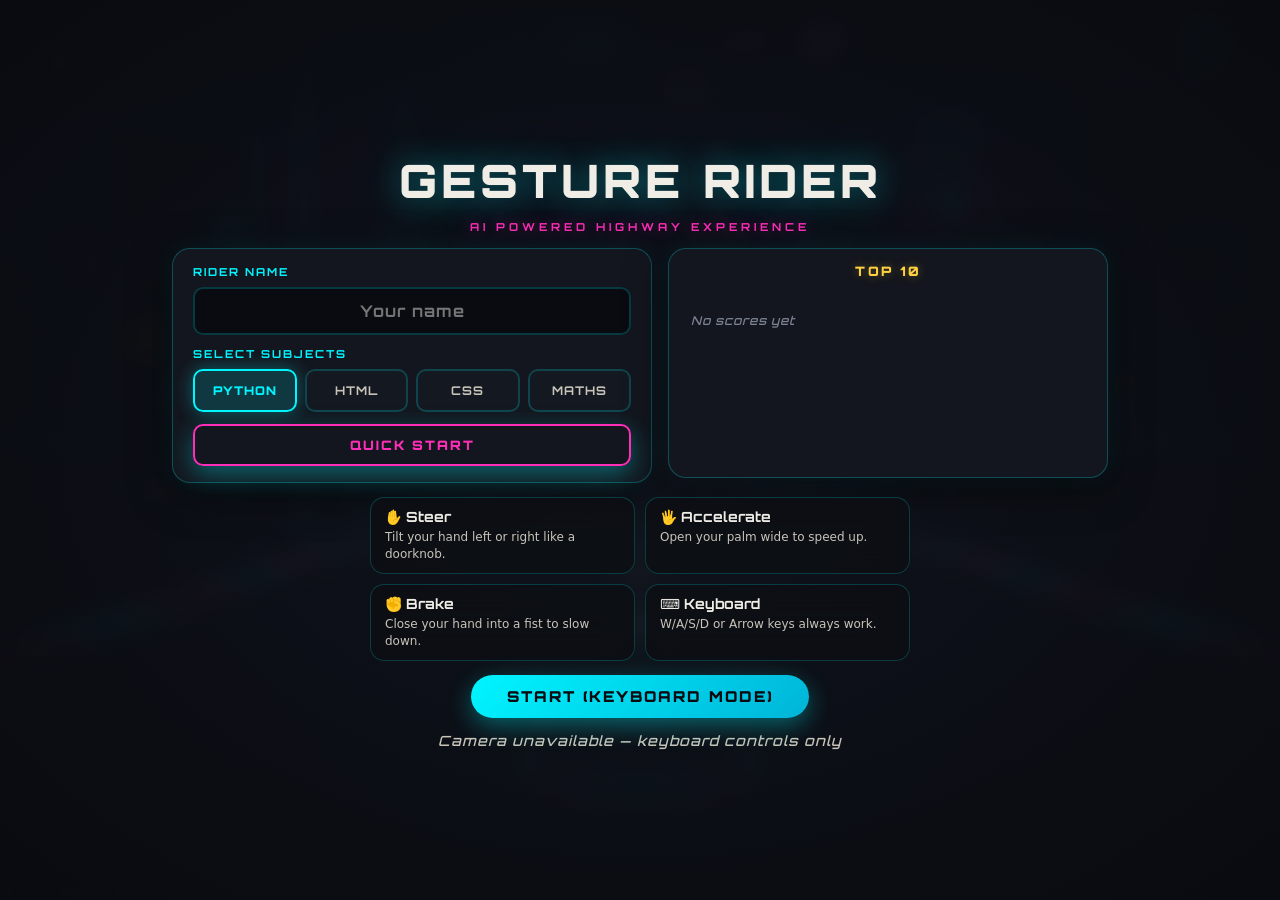
<file: index.html>
<!DOCTYPE html>
<html lang="en">
<head>
    <meta charset="UTF-8">
    <meta name="viewport" content="width=device-width, initial-scale=1.0, maximum-scale=1.0, user-scalable=no">
    <title>Gesture Rider - AI Powered Moto Sim</title>

    <!-- Favicon -->
    <link rel="icon" type="image/svg+xml" href="favicon.svg">

    <!-- MediaPipe Hands -->
    <script src="vendor/mediapipe/camera_utils/camera_utils.js"></script>
    <script src="vendor/mediapipe/drawing_utils/drawing_utils.js"></script>
    <script src="vendor/mediapipe/hands/hands.js"></script>

    <!-- Styles -->
    <link rel="stylesheet" href="styles.css">
</head>
<body>

<div id="game-container">
    <canvas id="gameCanvas"></canvas>

    <!-- Collision & Damage overlay (NEEDS-HTML §2) -->
    <div id="damage-flash" class="hidden"></div>
    <div id="collision-banner" class="hidden"><span id="collision-banner-text">COLLISION -10</span></div>

    <!-- Webcam element (hidden in DOM, rendered to canvas/preview) -->
    <video id="input_video" style="display:none"></video>
    <canvas id="webcam-preview"></canvas>

    <!-- Tracking-loss warning -->
    <div id="tracking-lost-msg">✋ Show your hand</div>

    <div id="ui-layer">
        <!-- Top HUD row: Score | Distance | Speed -->
        <div class="hud-top">
            <div class="score-box">
                <span class="score-label">Score</span>
                <span id="scoreVal" class="score-val">0</span>
            </div>
            <div class="hud-center">
                <div class="distance-display">
                    <span id="distVal">0.0</span>
                    <span class="distance-unit">KM</span>
                </div>
            </div>
            <div class="score-box" style="align-items: flex-end;">
                <span class="score-label">Speed</span>
                <span id="speedVal" class="score-val">0</span>
            </div>
        </div>

        <!-- Lives & Checkpoint row -->
        <div class="hud-lives-row">
            <div class="hud-pill" id="checkpoint-pill">
                <span class="hud-pill-label">Checkpoint</span>
                <span id="checkpointVal" class="hud-pill-val">Q 0/10</span>
            </div>
            <div id="grace-indicator" class="hidden"><span class="shield-icon">🛡️</span> <span id="grace-text">SHIELD ACTIVE</span></div>
            <div class="hud-pill" id="lives-pill">
                <span class="hud-pill-label">Lives</span>
                <span id="livesVal" class="hud-pill-val">❤️❤️❤️</span>
            </div>
            <button type="button" id="audio-toggle-btn" class="hud-btn" aria-label="Toggle Sound"><span id="audio-icon">🔊</span></button>
        </div>

        <!-- Top Screen Question Banner for 2-Track Choice Gates -->
        <div id="top-question-banner" class="hidden">
            <div class="tqb-header">
                <span class="tqb-badge" id="tqb-subject">PYTHON</span>
                <span class="tqb-counter" id="tqb-counter">QUESTION 1/10</span>
                <span class="tqb-hint">STEER TO CORRECT TRACK</span>
            </div>
            <div class="tqb-question" id="tqb-question"></div>
            <div class="tqb-tracks">
                <div class="tqb-track left" id="tqb-left-track">
                    <span class="tqb-track-tag">LEFT TRACK ◄</span>
                    <span class="tqb-track-text" id="tqb-left-text"></span>
                </div>
                <div class="tqb-track-vs">VS</div>
                <div class="tqb-track right" id="tqb-right-track">
                    <span class="tqb-track-tag">► RIGHT TRACK</span>
                    <span class="tqb-track-text" id="tqb-right-text"></span>
                </div>
            </div>
        </div>

        <div id="message-area"></div>

        <!-- Gesture debug -->
        <div id="gesture-state">
            <div class="state-row"><span>Status</span> <span id="g-status" class="val">No Hand</span></div>
            <div class="state-row"><span>Tilt</span> <span id="g-tilt" class="val">0°</span></div>
            <div class="state-row"><span>Action</span> <span id="g-action" class="val">Idle</span></div>
        </div>

        <!-- Keyboard Controls -->
        <div id="controls-hint">
            <div class="key-row"><span class="key">W</span></div>
            <div class="key-row">
                <span class="key">A</span>
                <span class="key">S</span>
                <span class="key">D</span>
            </div>
        </div>

        <!-- Steering Direction Indicator (NEEDS-HTML §1) -->
        <div id="steering-indicator">
            <span id="steer-left" class="steer-arrow">◄ LEFT</span>
            <span id="steer-right" class="steer-arrow">RIGHT ►</span>
        </div>
    </div>

    <!-- Countdown screen -->
    <div id="countdown-screen" class="hidden">
        <span id="countdown-num">3</span>
    </div>

    <!-- Quiz screen -->
    <div id="quiz-screen" class="hidden">
        <div class="quiz-card">
            <div class="quiz-header">
                <span id="quiz-progress">Question 1 of 4</span>
                <div id="quiz-timer">
                    <span id="quiz-timer-num" class="timer-num">15</span>
                    <div class="timer-bar-track">
                        <div id="quiz-timer-bar" class="timer-bar-fill"></div>
                    </div>
                </div>
            </div>

            <div id="quiz-question"></div>

            <div class="quiz-options">
                <button type="button" class="quiz-opt-btn" id="quiz-opt-0">
                    <span class="opt-key">A</span>
                    <span class="opt-text"></span>
                </button>
                <button type="button" class="quiz-opt-btn" id="quiz-opt-1">
                    <span class="opt-key">B</span>
                    <span class="opt-text"></span>
                </button>
                <button type="button" class="quiz-opt-btn" id="quiz-opt-2">
                    <span class="opt-key">C</span>
                    <span class="opt-text"></span>
                </button>
                <button type="button" class="quiz-opt-btn" id="quiz-opt-3">
                    <span class="opt-key">D</span>
                    <span class="opt-text"></span>
                </button>
            </div>

            <div id="quiz-feedback" class="hidden">
                <div id="quiz-result-label"></div>
                <div id="quiz-correct-answer"></div>
                <div id="quiz-explanation"></div>
            </div>
        </div>
    </div>

    <!-- Idle warning -->
    <div id="idle-warning" class="hidden">Still there? Move to continue</div>

    <!-- Game-over / WASTED / Results screen -->
    <div id="game-over-screen" class="hidden">
        <div class="crash-title" id="game-over-title">WASTED</div>
        <div class="final-score">Score: <span id="final-score">0</span></div>
        <div class="high-score-display">Best: <span id="best-score">0</span></div>

        <div class="results-stats">
            <div class="stat-item">
                <span class="stat-label">Coins</span>
                <span id="stat-coins" class="stat-val">0</span>
            </div>
            <div class="stat-item">
                <span class="stat-label">Answered</span>
                <span id="stat-answered" class="stat-val">0/10</span>
            </div>
            <div class="stat-item">
                <span class="stat-label">Accuracy</span>
                <span id="stat-accuracy" class="stat-val">0%</span>
            </div>
        </div>

        <div class="leaderboard-section">
            <h3>Leaderboard</h3>
            <ol id="leaderboard-list"></ol>
        </div>


        <div class="results-actions">
            <button id="restart-btn" class="btn">TRY AGAIN</button>
            <button id="next-player-btn" class="btn">NEXT PLAYER</button>
        </div>
    </div>

    <!-- Main menu -->
    <div id="overlay-screen">
        <h1>GESTURE RIDER</h1>
        <h2>AI Powered Highway Experience</h2>

        <div class="menu-columns">
            <div class="setup-container">
                <div class="setup-group">
                    <label for="player-name">Rider Name</label>
                    <input id="player-name" type="text" maxlength="12" placeholder="Your name">
                </div>

                <div class="setup-group">
                    <label>Select Subjects</label>
                    <div class="subject-picker">
                        <button type="button" class="subject-btn selected" data-subject="python" aria-pressed="true">Python</button>
                        <button type="button" class="subject-btn" data-subject="html" aria-pressed="false">HTML</button>
                        <button type="button" class="subject-btn" data-subject="css" aria-pressed="false">CSS</button>
                        <button type="button" class="subject-btn" data-subject="maths" aria-pressed="false">Maths</button>
                    </div>
                </div>

                <button type="button" id="quick-start-btn" class="btn btn-secondary">QUICK START</button>
            </div>

            <div class="menu-leaderboard-panel" id="menu-leaderboard-panel">
                <h3>Top 10</h3>
                <ol id="menu-leaderboard-list"></ol>
            </div>
        </div>

        <div class="instructions">
            <div class="instruction-card">
                <h3>✋ Steer</h3>
                <p>Tilt your hand left or right like a doorknob.</p>
            </div>
            <div class="instruction-card">
                <h3>🖐 Accelerate</h3>
                <p>Open your palm wide to speed up.</p>
            </div>
            <div class="instruction-card">
                <h3>✊ Brake</h3>
                <p>Close your hand into a fist to slow down.</p>
            </div>
            <div class="instruction-card">
                <h3>⌨️ Keyboard</h3>
                <p>W/A/S/D or Arrow keys always work.</p>
            </div>
        </div>

        <button id="start-btn" class="btn" disabled>Loading AI...</button>
        <div id="loading-msg">Initializing MediaPipe Hands...</div>
    </div>

    <!-- Organizer reset modal (PLAN §10) -->
    <div id="organizer-modal" class="hidden">
        <div class="organizer-modal-content">
            <h3 id="organizer-modal-title">Reset Leaderboard</h3>
            <p id="organizer-modal-msg">Type RESET to erase the leaderboard:</p>
            <input type="text" id="organizer-reset-input" placeholder="Type RESET" autocomplete="off">
            <div class="organizer-modal-actions">
                <button type="button" id="organizer-cancel-btn" class="btn btn-secondary">Cancel</button>
                <button type="button" id="organizer-confirm-btn" class="btn">Confirm</button>
            </div>
        </div>
    </div>
</div>

<!-- Question Banks (must load before quiz.js) -->
<script src="data/questions-python.js"></script>
<script src="data/questions-maths.js"></script>
<script src="data/questions-html.js"></script>
<script src="data/questions-css.js"></script>

<!-- Quiz & Storage -->
<script src="quiz.js"></script>
<script src="storage.js"></script>

<!-- Audio -->
<script src="audio.js"></script>

<!-- Sprites (Cyberpunk Neon Scenery, Traffic & Obstacles) -->
<script src="sprites.js"></script>

<!-- Game Script -->
<script src="game.js"></script>
</body>
</html>
</file>
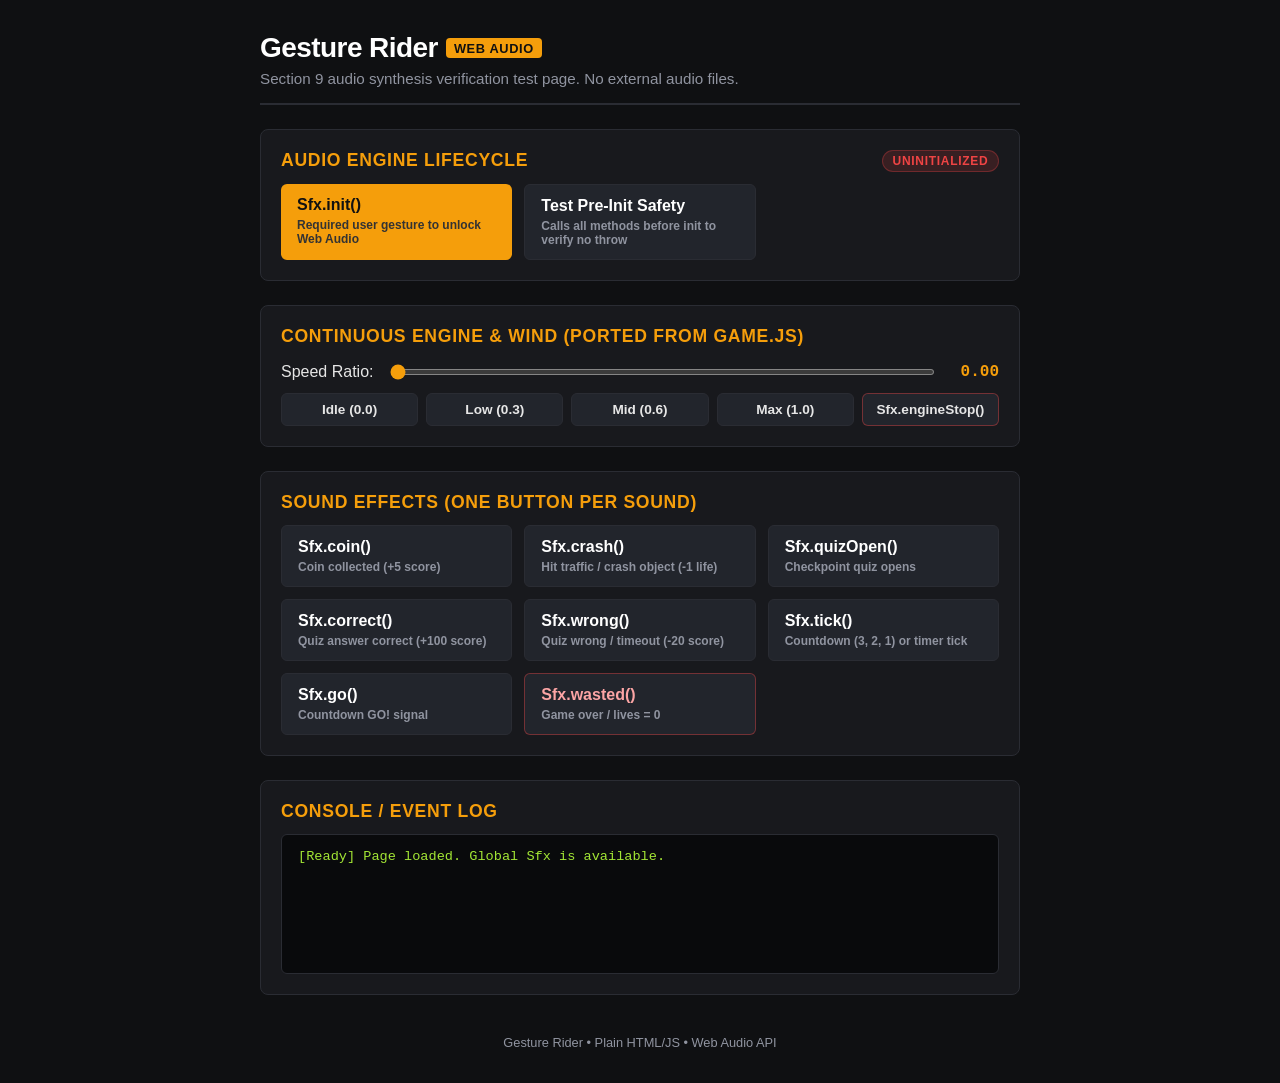
<file: tools/audio-test.html>
<!DOCTYPE html>
<html lang="en">
<head>
    <meta charset="UTF-8">
    <meta name="viewport" content="width=device-width, initial-scale=1.0">
    <title>Gesture Rider — Audio Synthesizer Test</title>
    <style>
        :root {
            --bg-color: #0f1012;
            --card-bg: #18191d;
            --card-border: #2a2c33;
            --text-primary: #e6e6e6;
            --text-secondary: #9094a0;
            --accent-yellow: #f59e0b;
            --accent-yellow-hover: #d97706;
            --accent-green: #10b981;
            --accent-red: #ef4444;
            --font-family: -apple-system, BlinkMacSystemFont, "Segoe UI", Roboto, Helvetica, Arial, sans-serif;
        }

        * {
            box-sizing: border-box;
            margin: 0;
            padding: 0;
        }

        body {
            background-color: var(--bg-color);
            color: var(--text-primary);
            font-family: var(--font-family);
            padding: 2rem 1.5rem;
            min-height: 100vh;
            display: flex;
            flex-direction: column;
            align-items: center;
        }

        .container {
            max-width: 760px;
            width: 100%;
            display: flex;
            flex-direction: column;
            gap: 1.5rem;
        }

        header {
            border-bottom: 2px solid var(--card-border);
            padding-bottom: 1rem;
        }

        h1 {
            font-size: 1.75rem;
            font-weight: 800;
            letter-spacing: -0.02em;
            color: #ffffff;
            display: flex;
            align-items: center;
            gap: 0.5rem;
        }

        h1 .badge {
            font-size: 0.8rem;
            background: var(--accent-yellow);
            color: #111;
            font-weight: 700;
            padding: 0.15rem 0.5rem;
            border-radius: 4px;
            text-transform: uppercase;
            letter-spacing: 0.05em;
        }

        p.subtitle {
            color: var(--text-secondary);
            font-size: 0.95rem;
            margin-top: 0.35rem;
        }

        .card {
            background-color: var(--card-bg);
            border: 1px solid var(--card-border);
            border-radius: 8px;
            padding: 1.25rem;
        }

        .card-title {
            font-size: 1.1rem;
            font-weight: 700;
            margin-bottom: 0.75rem;
            color: var(--accent-yellow);
            text-transform: uppercase;
            letter-spacing: 0.04em;
            display: flex;
            justify-content: space-between;
            align-items: center;
        }

        .status-pill {
            font-size: 0.75rem;
            padding: 0.2rem 0.6rem;
            border-radius: 999px;
            font-weight: 600;
            background: #2a2c33;
            color: var(--text-secondary);
        }

        .status-pill.active {
            background: rgba(16, 185, 129, 0.2);
            color: var(--accent-green);
            border: 1px solid rgba(16, 185, 129, 0.4);
        }

        .status-pill.uninitialized {
            background: rgba(239, 68, 68, 0.15);
            color: var(--accent-red);
            border: 1px solid rgba(239, 68, 68, 0.3);
        }

        .btn-grid {
            display: grid;
            grid-template-columns: repeat(auto-fill, minmax(210px, 1fr));
            gap: 0.75rem;
        }

        button {
            background: #22252c;
            color: var(--text-primary);
            border: 1px solid var(--card-border);
            border-radius: 6px;
            padding: 0.75rem 1rem;
            font-size: 0.95rem;
            font-weight: 600;
            cursor: pointer;
            transition: all 0.12s ease;
            text-align: left;
            display: flex;
            flex-direction: column;
            gap: 0.25rem;
        }

        button:hover {
            background: #2b2f38;
            border-color: #3e424e;
            transform: translateY(-1px);
        }

        button:active {
            transform: translateY(1px);
            background: #1d1f25;
        }

        button .btn-label {
            font-size: 1rem;
            font-weight: 700;
            color: #ffffff;
        }

        button .btn-desc {
            font-size: 0.75rem;
            color: var(--text-secondary);
        }

        button.primary {
            background: var(--accent-yellow);
            color: #111111;
            border: none;
        }

        button.primary .btn-label {
            color: #111111;
        }

        button.primary .btn-desc {
            color: #333333;
        }

        button.primary:hover {
            background: var(--accent-yellow-hover);
        }

        button.danger {
            border-color: rgba(239, 68, 68, 0.4);
        }

        button.danger:hover {
            background: rgba(239, 68, 68, 0.15);
            border-color: var(--accent-red);
        }

        button.danger .btn-label {
            color: #fca5a5;
        }

        .slider-row {
            display: flex;
            align-items: center;
            gap: 1rem;
            margin-top: 1rem;
        }

        .slider-row input[type="range"] {
            flex: 1;
            accent-color: var(--accent-yellow);
            cursor: pointer;
            height: 6px;
        }

        .slider-val {
            font-family: monospace;
            font-size: 1rem;
            font-weight: bold;
            color: var(--accent-yellow);
            width: 48px;
            text-align: right;
        }

        .speed-buttons {
            display: flex;
            gap: 0.5rem;
            margin-top: 0.75rem;
        }

        .speed-buttons button {
            flex: 1;
            padding: 0.5rem;
            text-align: center;
            font-size: 0.85rem;
            align-items: center;
        }

        #log {
            background: #090a0c;
            border: 1px solid var(--card-border);
            border-radius: 6px;
            padding: 0.75rem 1rem;
            font-family: monospace;
            font-size: 0.85rem;
            color: #a3e635;
            height: 140px;
            overflow-y: auto;
            white-space: pre-wrap;
            line-height: 1.4;
        }

        .footer {
            text-align: center;
            font-size: 0.8rem;
            color: var(--text-secondary);
            margin-top: 1rem;
        }
    </style>
</head>
<body>
    <div class="container">
        <header>
            <h1>
                Gesture Rider <span class="badge">Web Audio</span>
            </h1>
            <p class="subtitle">Section 9 audio synthesis verification test page. No external audio files.</p>
        </header>

        <!-- Init & Lifecycle -->
        <div class="card">
            <div class="card-title">
                <span>Audio Engine Lifecycle</span>
                <span id="audioStatus" class="status-pill uninitialized">Uninitialized</span>
            </div>
            <div class="btn-grid">
                <button id="btnInit" class="primary" onclick="triggerInit()">
                    <span class="btn-label">Sfx.init()</span>
                    <span class="btn-desc">Required user gesture to unlock Web Audio</span>
                </button>
                <button onclick="testPreInitSafety()">
                    <span class="btn-label">Test Pre-Init Safety</span>
                    <span class="btn-desc">Calls all methods before init to verify no throw</span>
                </button>
            </div>
        </div>

        <!-- Continuous Synthesis: Engine & Wind -->
        <div class="card">
            <div class="card-title">Continuous Engine & Wind (Ported from game.js)</div>
            <div class="slider-row">
                <label for="speedSlider">Speed Ratio:</label>
                <input id="speedSlider" type="range" min="0" max="1" step="0.01" value="0" oninput="updateThrottle(this.value)">
                <span id="speedVal" class="slider-val">0.00</span>
            </div>
            <div class="speed-buttons">
                <button onclick="setThrottle(0.0)">Idle (0.0)</button>
                <button onclick="setThrottle(0.3)">Low (0.3)</button>
                <button onclick="setThrottle(0.6)">Mid (0.6)</button>
                <button onclick="setThrottle(1.0)">Max (1.0)</button>
                <button class="danger" onclick="stopEngine()">Sfx.engineStop()</button>
            </div>
        </div>

        <!-- Discrete SFX: One button per sound -->
        <div class="card">
            <div class="card-title">Sound Effects (One Button Per Sound)</div>
            <div class="btn-grid">
                <button onclick="playSound('coin')">
                    <span class="btn-label">Sfx.coin()</span>
                    <span class="btn-desc">Coin collected (+5 score)</span>
                </button>
                <button onclick="playSound('crash')">
                    <span class="btn-label">Sfx.crash()</span>
                    <span class="btn-desc">Hit traffic / crash object (-1 life)</span>
                </button>
                <button onclick="playSound('quizOpen')">
                    <span class="btn-label">Sfx.quizOpen()</span>
                    <span class="btn-desc">Checkpoint quiz opens</span>
                </button>
                <button onclick="playSound('correct')">
                    <span class="btn-label">Sfx.correct()</span>
                    <span class="btn-desc">Quiz answer correct (+100 score)</span>
                </button>
                <button onclick="playSound('wrong')">
                    <span class="btn-label">Sfx.wrong()</span>
                    <span class="btn-desc">Quiz wrong / timeout (-20 score)</span>
                </button>
                <button onclick="playSound('tick')">
                    <span class="btn-label">Sfx.tick()</span>
                    <span class="btn-desc">Countdown (3, 2, 1) or timer tick</span>
                </button>
                <button onclick="playSound('go')">
                    <span class="btn-label">Sfx.go()</span>
                    <span class="btn-desc">Countdown GO! signal</span>
                </button>
                <button class="danger" onclick="playSound('wasted')">
                    <span class="btn-label">Sfx.wasted()</span>
                    <span class="btn-desc">Game over / lives = 0</span>
                </button>
            </div>
        </div>

        <!-- Activity Log -->
        <div class="card">
            <div class="card-title">Console / Event Log</div>
            <div id="log">[Ready] Page loaded. Global Sfx is available.</div>
        </div>

        <div class="footer">
            Gesture Rider &bull; Plain HTML/JS &bull; Web Audio API
        </div>
    </div>

    <!-- Load audio.js from parent directory -->
    <script src="../audio.js"></script>
    <script>
        const logEl = document.getElementById('log');
        const statusEl = document.getElementById('audioStatus');
        const sliderEl = document.getElementById('speedSlider');
        const speedValEl = document.getElementById('speedVal');

        function appendLog(msg) {
            const time = new Date().toLocaleTimeString();
            logEl.textContent = `[${time}] ${msg}\n` + logEl.textContent;
        }

        function updateStatus() {
            if (!window.Sfx) {
                statusEl.textContent = 'Missing Sfx';
                statusEl.className = 'status-pill uninitialized';
                return;
            }
            if (Sfx.initialized && Sfx.ctx) {
                statusEl.textContent = `Running (${Sfx.ctx.state})`;
                statusEl.className = 'status-pill active';
            } else {
                statusEl.textContent = 'Uninitialized';
                statusEl.className = 'status-pill uninitialized';
            }
        }

        function triggerInit() {
            if (!window.Sfx) {
                appendLog('ERROR: Sfx not found on window object!');
                return;
            }
            Sfx.init();
            updateStatus();
            appendLog(`Sfx.init() called. State: ${Sfx.ctx ? Sfx.ctx.state : 'null'}`);
        }

        function playSound(methodName) {
            if (!window.Sfx || typeof window.Sfx[methodName] !== 'function') {
                appendLog(`ERROR: Sfx.${methodName} is not a function!`);
                return;
            }
            try {
                window.Sfx[methodName]();
                appendLog(`Called Sfx.${methodName}()`);
            } catch (err) {
                appendLog(`ERROR calling Sfx.${methodName}(): ${err.message}`);
            }
            updateStatus();
        }

        function updateThrottle(val) {
            speedValEl.textContent = Number(val).toFixed(2);
            if (window.Sfx) {
                window.Sfx.engineUpdate(Number(val));
                updateStatus();
            }
        }

        function setThrottle(val) {
            sliderEl.value = val;
            updateThrottle(val);
            appendLog(`Set engine throttle: ${val}`);
        }

        function stopEngine() {
            if (window.Sfx) {
                window.Sfx.engineStop();
                sliderEl.value = 0;
                speedValEl.textContent = '0.00';
                appendLog('Called Sfx.engineStop()');
            }
        }

        function testPreInitSafety() {
            appendLog('--- Testing Pre-Init Safety ---');
            const methods = ['engineUpdate', 'engineStop', 'coin', 'crash', 'quizOpen', 'correct', 'wrong', 'tick', 'go', 'wasted'];
            let allPassed = true;
            for (const m of methods) {
                try {
                    window.Sfx[m](0.5);
                    appendLog(`Safe before init: Sfx.${m}() -> OK`);
                } catch (e) {
                    allPassed = false;
                    appendLog(`FAILED before init: Sfx.${m}() threw: ${e.message}`);
                }
            }
            if (allPassed) {
                appendLog('SUCCESS: All 10 methods safe to call before init()!');
            }
        }

        // Initialize display status on load
        updateStatus();
    </script>
</body>
</html>
</file>
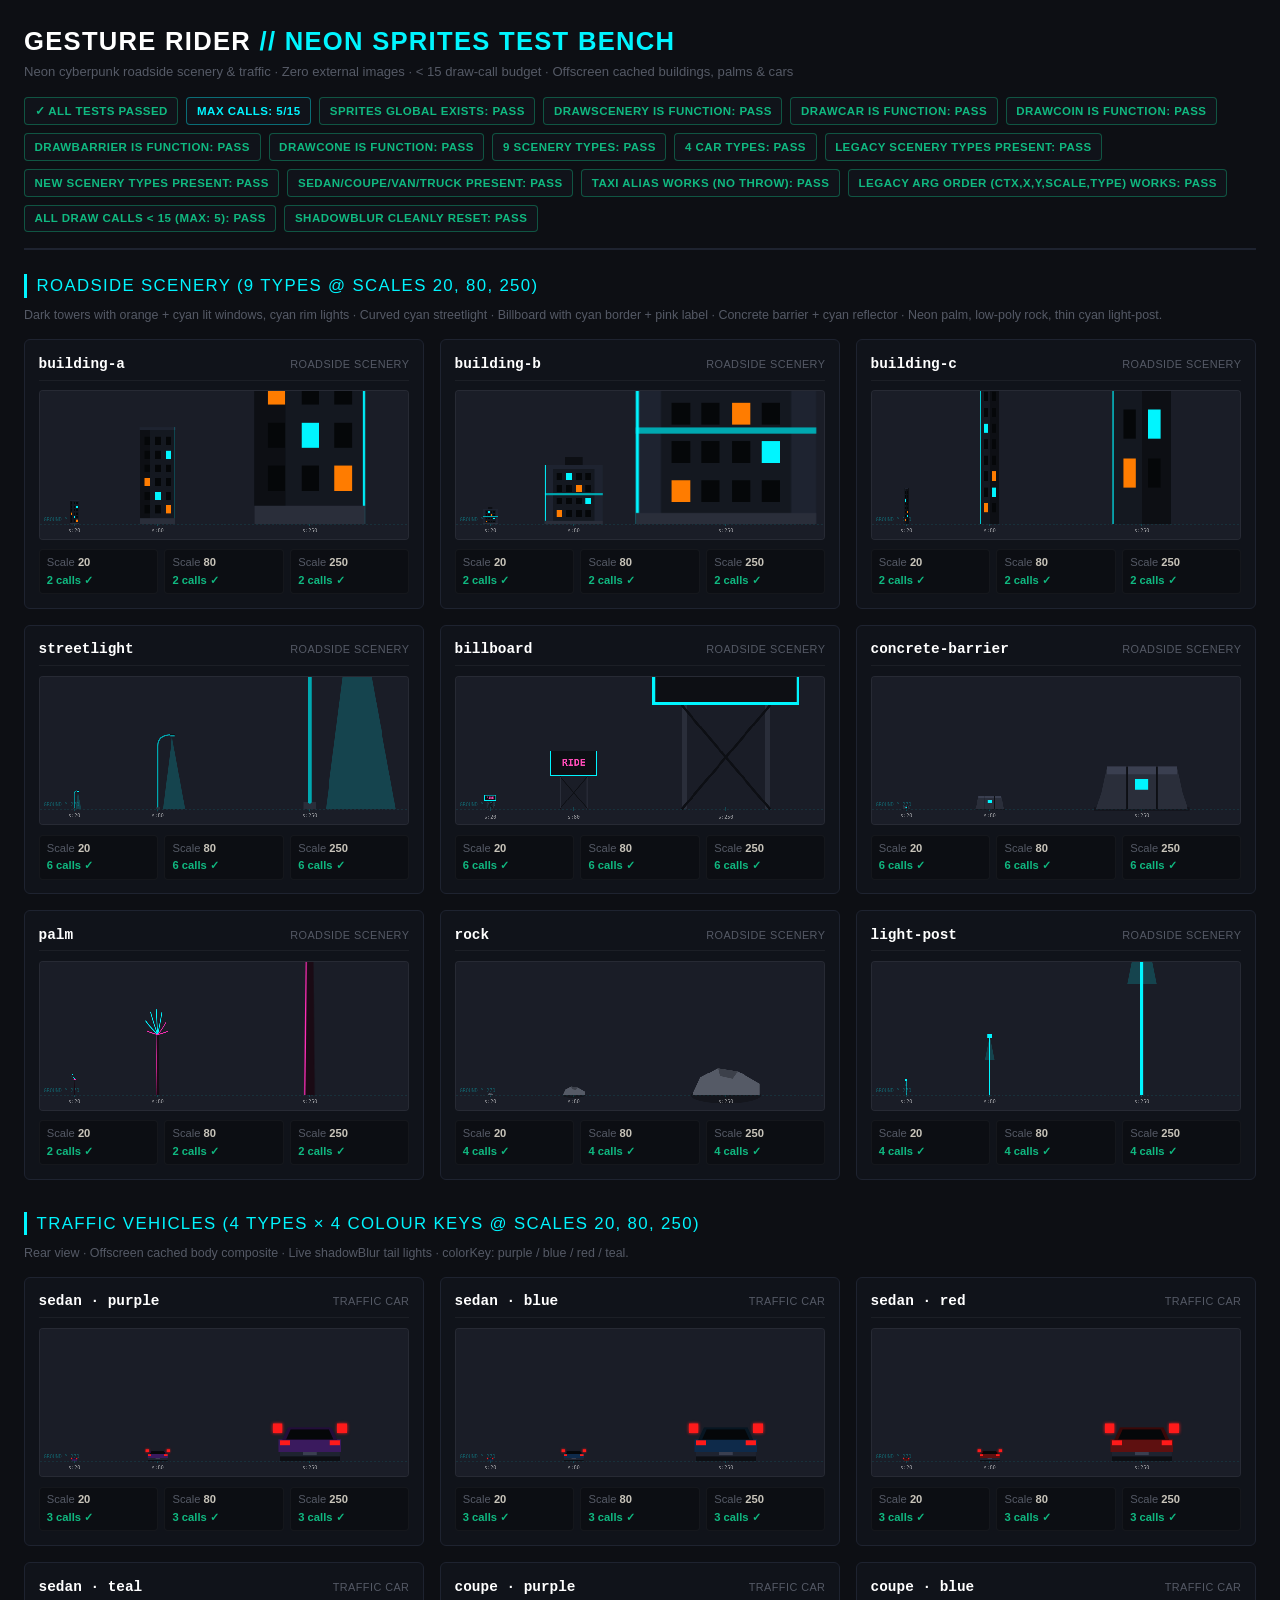
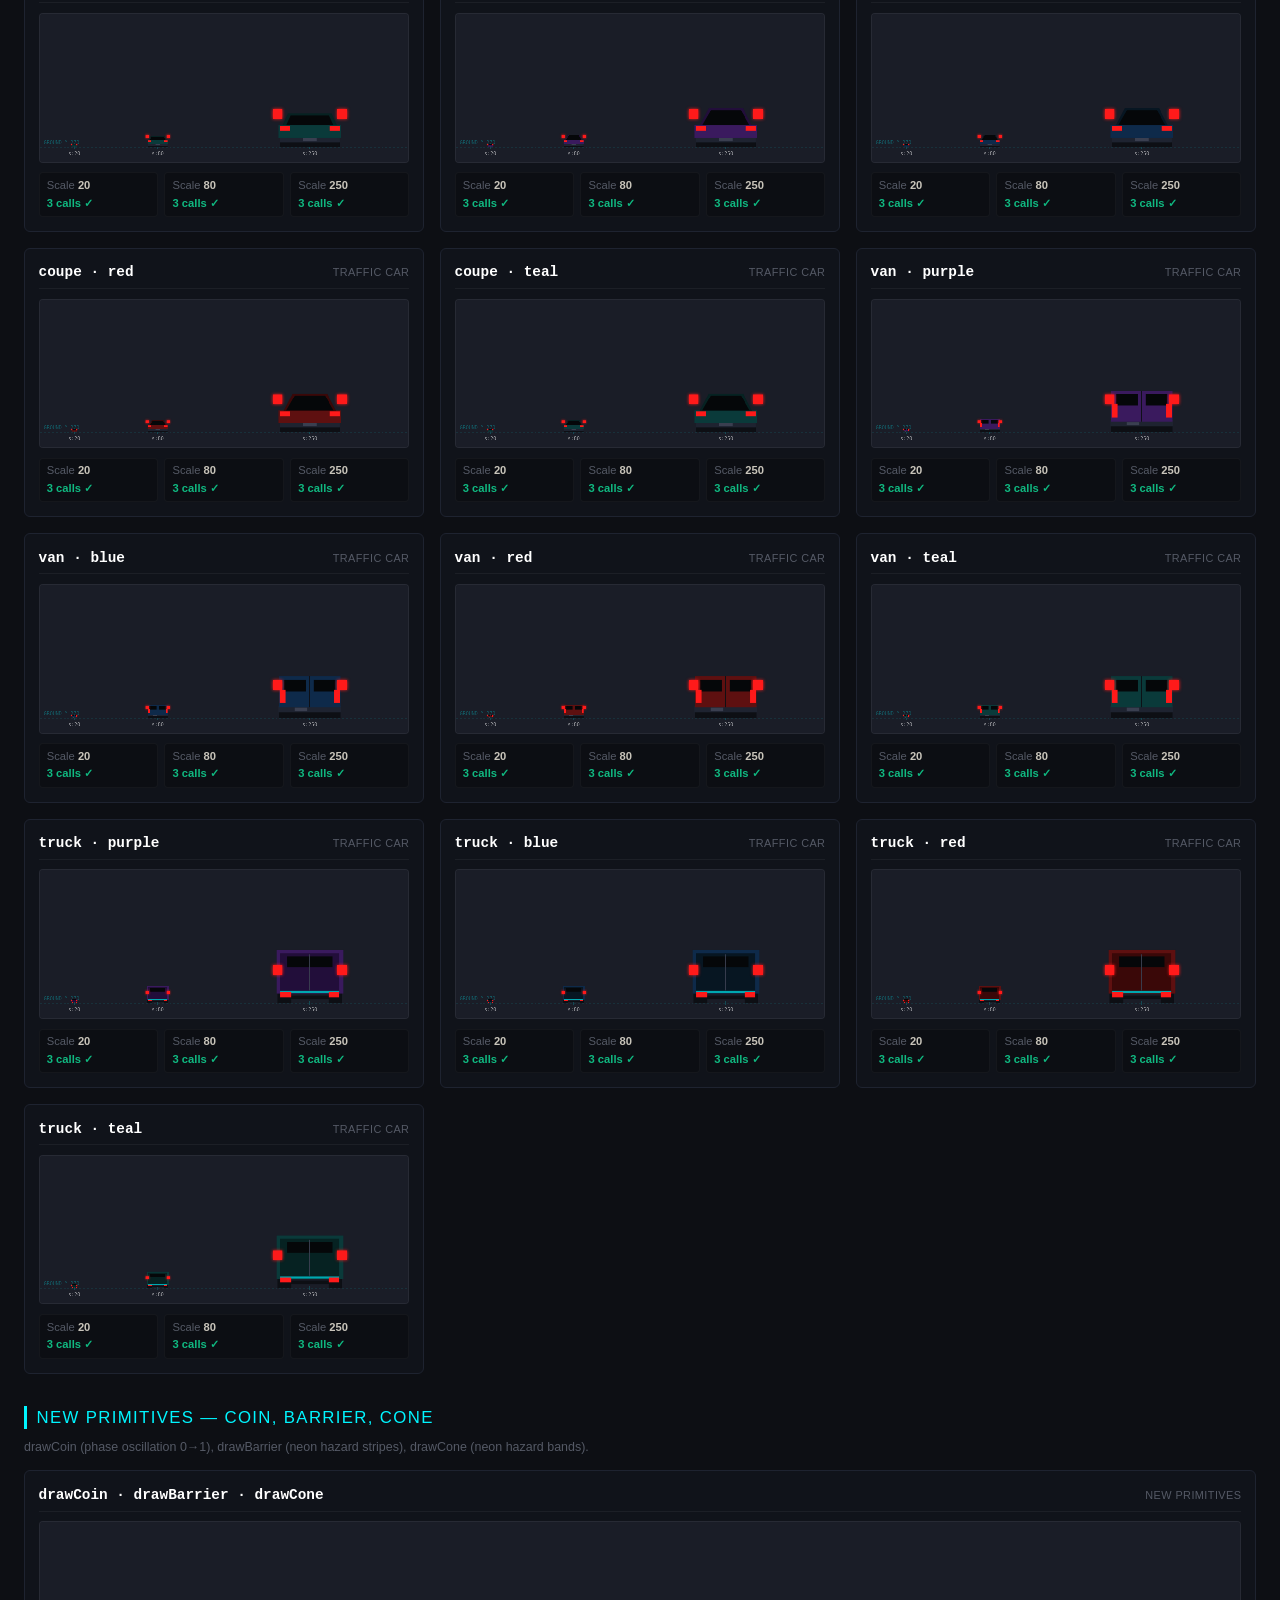
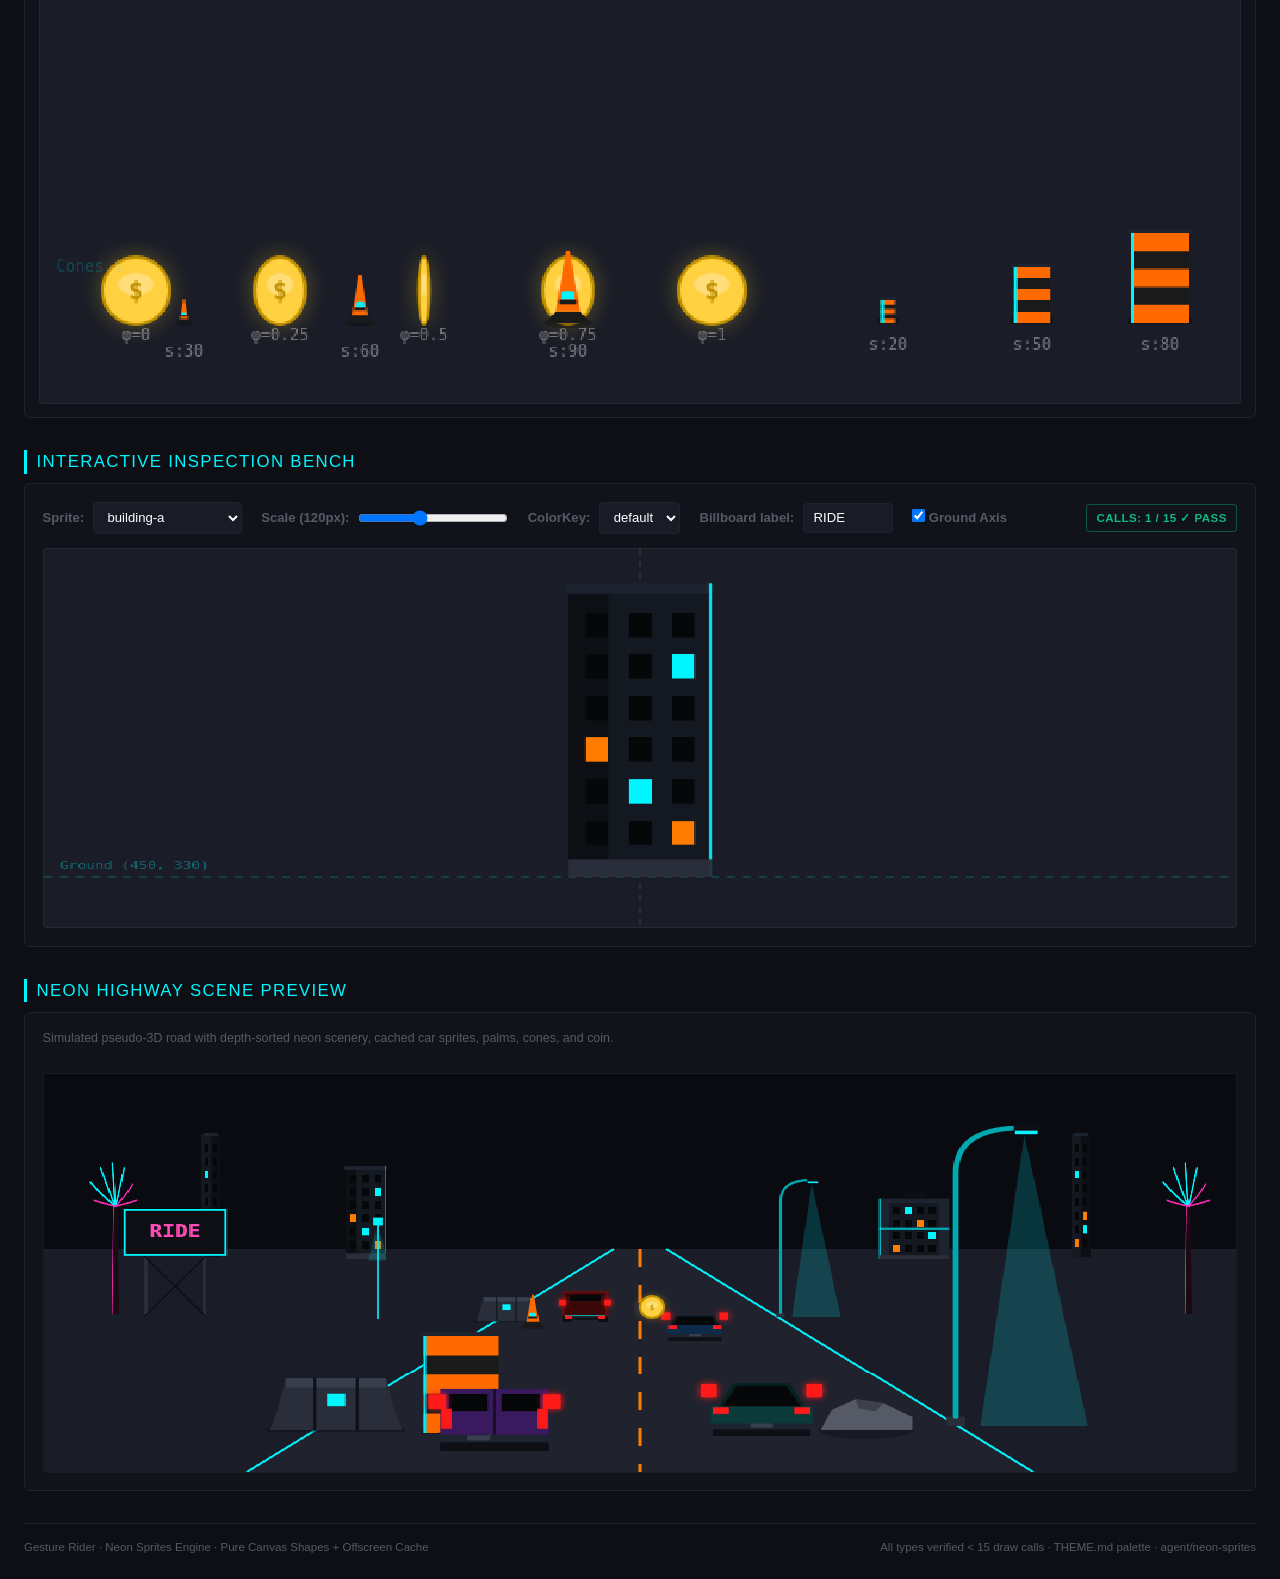
<file: tools/sprite-test.html>
<!DOCTYPE html>
<html lang="en">
<head>
  <meta charset="UTF-8">
  <meta name="viewport" content="width=device-width, initial-scale=1.0">
  <title>Gesture Rider — Neon Sprites Test Bench</title>
  <style>
    :root {
      --bg-main:         #0d0f14;
      --bg-card:         #10131a;
      --bg-canvas:       #1a1d27;
      --border-card:     #1e2330;
      --text-main:       #c8c4ba;
      --text-muted:      #555a66;
      --accent-cyan:     #00f5ff;
      --accent-orange:   #ff7c00;
      --accent-magenta:  #ff2eb8;
      --accent-green:    #10b981;
      --accent-red:      #ef4444;
      --font-stack: -apple-system, BlinkMacSystemFont, "Segoe UI", Roboto, Helvetica, Arial, monospace;
    }

    * { box-sizing: border-box; margin: 0; padding: 0; }

    body {
      background: var(--bg-main);
      color: var(--text-main);
      font-family: var(--font-stack);
      padding: 1.5rem;
      min-height: 100vh;
      line-height: 1.4;
    }

    header {
      max-width: 1400px;
      margin: 0 auto 1.5rem auto;
      border-bottom: 2px solid var(--border-card);
      padding-bottom: 1rem;
      display: flex;
      flex-wrap: wrap;
      justify-content: space-between;
      align-items: flex-end;
      gap: 1rem;
    }

    h1 { font-size: 1.6rem; font-weight: 800; letter-spacing: 0.05em; text-transform: uppercase; color: #fff; }
    h1 span { color: var(--accent-cyan); }
    .subtitle { font-size: 0.82rem; color: var(--text-muted); margin-top: 0.2rem; }

    .badge-bar { display: flex; gap: 0.5rem; flex-wrap: wrap; }
    .badge {
      display: inline-flex; align-items: center; gap: 0.35rem;
      font-size: 0.72rem; font-weight: 700; padding: 0.3rem 0.6rem;
      border-radius: 4px; background: var(--bg-card); border: 1px solid var(--border-card);
      text-transform: uppercase; letter-spacing: 0.04em;
    }
    .badge.pass  { border-color: rgba(16,185,129,0.4); color: var(--accent-green); }
    .badge.fail  { border-color: rgba(239,68,68,0.4);  color: var(--accent-red); }
    .badge.cyan  { border-color: rgba(0,245,255,0.4);  color: var(--accent-cyan); }
    .badge.orange{ border-color: rgba(255,124,0,0.4);  color: var(--accent-orange); }

    main {
      max-width: 1400px; margin: 0 auto;
      display: flex; flex-direction: column; gap: 2rem;
    }

    .section-title {
      font-size: 1.05rem; text-transform: uppercase; letter-spacing: 0.08em;
      color: var(--accent-cyan); border-left: 3px solid var(--accent-cyan);
      padding-left: 0.6rem; margin-bottom: 0.6rem;
      display: flex; align-items: center; justify-content: space-between;
    }

    .section-desc { font-size: 0.78rem; color: var(--text-muted); margin-bottom: 0.9rem; }

    .sprite-grid {
      display: grid;
      grid-template-columns: repeat(auto-fit, minmax(360px, 1fr));
      gap: 1rem;
    }

    .sprite-card {
      background: var(--bg-card); border: 1px solid var(--border-card);
      border-radius: 6px; padding: 0.85rem;
      display: flex; flex-direction: column; gap: 0.6rem;
    }

    .card-header {
      display: flex; justify-content: space-between; align-items: baseline;
      border-bottom: 1px solid rgba(255,255,255,0.05);
      padding-bottom: 0.35rem;
    }

    .sprite-name { font-size: 0.9rem; font-weight: 700; color: #fff; font-family: monospace; }
    .sprite-type-label { font-size: 0.68rem; text-transform: uppercase; color: var(--text-muted); letter-spacing: 0.04em; }

    .canvas-wrap {
      background: var(--bg-canvas);
      border: 1px solid rgba(255,255,255,0.06);
      border-radius: 4px; overflow: hidden;
      display: flex; justify-content: center; align-items: center;
    }

    canvas { display: block; width: 100%; height: auto; image-rendering: pixelated; }

    .scales-row {
      display: grid; grid-template-columns: 1fr 1fr 1fr;
      gap: 0.4rem; font-size: 0.70rem; color: var(--text-muted);
    }

    .scale-stat {
      background: rgba(0,0,0,0.25); padding: 0.3rem 0.45rem;
      border-radius: 4px; border: 1px solid rgba(255,255,255,0.04);
      display: flex; flex-direction: column; gap: 0.12rem;
    }
    .scale-stat strong { color: var(--text-main); }
    .calls-tag { font-weight: bold; }
    .calls-ok   { color: var(--accent-green); }
    .calls-over { color: var(--accent-red); }

    .interactive-panel {
      background: var(--bg-card); border: 1px solid var(--border-card);
      border-radius: 6px; padding: 1.1rem;
      display: flex; flex-direction: column; gap: 0.9rem;
    }

    .controls-row {
      display: flex; flex-wrap: wrap; gap: 1.2rem; align-items: center;
    }

    .control-group { display: flex; align-items: center; gap: 0.55rem; font-size: 0.82rem; }
    label { color: var(--text-muted); font-weight: 600; }

    select, input[type="range"], input[type="text"] {
      background: #191c26; color: #fff; border: 1px solid var(--border-card);
      padding: 0.4rem 0.6rem; border-radius: 4px; font-size: 0.82rem;
    }
    select:focus, input:focus { outline: none; border-color: var(--accent-cyan); }

    #interactiveCanvas { width: 100%; height: 380px; background: var(--bg-canvas); border: 1px solid rgba(255,255,255,0.06); border-radius: 4px; }

    .highway-preview-wrap {
      background: var(--bg-card); border: 1px solid var(--border-card);
      border-radius: 6px; padding: 1.1rem;
      display: flex; flex-direction: column; gap: 0.65rem;
    }

    #highwayCanvas {
      width: 100%; height: 400px; background: var(--bg-main);
      border: 1px solid rgba(255,255,255,0.06); border-radius: 4px;
    }

    footer {
      max-width: 1400px; margin: 2rem auto 0 auto;
      padding-top: 0.9rem; border-top: 1px solid var(--border-card);
      font-size: 0.72rem; color: var(--text-muted);
      display: flex; justify-content: space-between;
    }
  </style>
</head>
<body>

  <header>
    <div>
      <h1>Gesture Rider <span>// Neon Sprites Test Bench</span></h1>
      <div class="subtitle">Neon cyberpunk roadside scenery &amp; traffic · Zero external images · &lt; 15 draw-call budget · Offscreen cached buildings, palms &amp; cars</div>
    </div>
    <div class="badge-bar" id="suiteBadges">
      <div class="badge cyan">Initialising tests…</div>
    </div>
  </header>

  <main>

    <!-- SECTION 1: SCENERY TYPES -->
    <section>
      <div class="section-title"><span>Roadside Scenery (9 Types @ Scales 20, 80, 250)</span></div>
      <div class="section-desc">Dark towers with orange + cyan lit windows, cyan rim lights · Curved cyan streetlight · Billboard with cyan border + pink label · Concrete barrier + cyan reflector · Neon palm, low-poly rock, thin cyan light-post.</div>
      <div class="sprite-grid" id="sceneryGrid"></div>
    </section>

    <!-- SECTION 2: CAR / TRAFFIC TYPES -->
    <section>
      <div class="section-title"><span>Traffic Vehicles (4 Types × 4 Colour Keys @ Scales 20, 80, 250)</span></div>
      <div class="section-desc">Rear view · Offscreen cached body composite · Live shadowBlur tail lights · colorKey: purple / blue / red / teal.</div>
      <div class="sprite-grid" id="carsGrid"></div>
    </section>

    <!-- SECTION 3: NEW PRIMITIVES -->
    <section>
      <div class="section-title"><span>New Primitives — Coin, Barrier, Cone</span></div>
      <div class="section-desc">drawCoin (phase oscillation 0→1), drawBarrier (neon hazard stripes), drawCone (neon hazard bands).</div>
      <div class="sprite-grid" id="primitivesGrid"></div>
    </section>

    <!-- SECTION 4: INTERACTIVE INSPECTION -->
    <section>
      <div class="section-title"><span>Interactive Inspection Bench</span></div>
      <div class="interactive-panel">
        <div class="controls-row">
          <div class="control-group">
            <label for="typeSelect">Sprite:</label>
            <select id="typeSelect"></select>
          </div>
          <div class="control-group">
            <label for="scaleSlider">Scale (<span id="scaleValueDisplay">120</span>px):</label>
            <input type="range" id="scaleSlider" min="10" max="300" value="120" step="2">
          </div>
          <div class="control-group">
            <label for="colorKeySelect">ColorKey:</label>
            <select id="colorKeySelect">
              <option value="">default</option>
              <option value="purple">purple</option>
              <option value="blue">blue</option>
              <option value="red">red</option>
              <option value="teal">teal</option>
            </select>
          </div>
          <div class="control-group">
            <label for="labelInput">Billboard label:</label>
            <input type="text" id="labelInput" value="RIDE" maxlength="12" style="width:90px">
          </div>
          <div class="control-group">
            <label><input type="checkbox" id="showGroundCheck" checked> Ground Axis</label>
          </div>
          <div class="badge-bar" style="margin-left:auto;">
            <div class="badge pass" id="benchCallsBadge">Calls: -</div>
          </div>
        </div>
        <canvas id="interactiveCanvas" width="900" height="380"></canvas>
      </div>
    </section>

    <!-- SECTION 5: HIGHWAY SCENE PREVIEW -->
    <section>
      <div class="section-title"><span>Neon Highway Scene Preview</span></div>
      <div class="highway-preview-wrap">
        <div class="section-desc">Simulated pseudo-3D road with depth-sorted neon scenery, cached car sprites, palms, cones, and coin.</div>
        <canvas id="highwayCanvas" width="1000" height="400"></canvas>
      </div>
    </section>

  </main>

  <footer>
    <div>Gesture Rider · Neon Sprites Engine · Pure Canvas Shapes + Offscreen Cache</div>
    <div>All types verified &lt; 15 draw calls · THEME.md palette · agent/neon-sprites</div>
  </footer>

  <!-- Include sprites.js -->
  <script src="../sprites.js"></script>

  <script>
    (function () {
      'use strict';

      // The sprite-test uses drawImage now (offscreen cache), so we must allow it.
      // The draw-call tracker intercepts only the visible-draw operations.
      // drawImage from an OffscreenCanvas counts as 1 call.
      function createDrawCallTracker(ctx) {
        let drawCalls = 0;
        const methods = ['fillRect', 'strokeRect', 'stroke', 'fill', 'fillText', 'strokeText'];
        const originals = {};

        methods.forEach(fn => {
          originals[fn] = ctx[fn];
          ctx[fn] = function (...args) {
            drawCalls++;
            return originals[fn].apply(ctx, args);
          };
        });

        // Count drawImage calls (allowed — from offscreen cache)
        const origDI = ctx.drawImage;
        ctx.drawImage = function (...args) {
          drawCalls++;
          return origDI.apply(ctx, args);
        };

        return {
          get count() { return drawCalls; },
          reset() { drawCalls = 0; },
          restore() {
            methods.forEach(fn => { ctx[fn] = originals[fn]; });
            ctx.drawImage = origDI;
          }
        };
      }

      const SCENERY_TYPES = Sprites.SCENERY_TYPES;
      const CAR_TYPES     = Sprites.CAR_TYPES;
      const COLOR_KEYS    = ['purple', 'blue', 'red', 'teal'];
      const TEST_SCALES   = [20, 80, 250];
      const ASPHALT       = '#1a1d27';  // THEME asphalt colour

      // -------------------------------------------------------
      // Render tri-scale card
      // -------------------------------------------------------
      function renderTriScaleCard(container, type, category, extra) {
        const card = document.createElement('div');
        card.className = 'sprite-card';

        const header = document.createElement('div');
        header.className = 'card-header';
        const label = extra ? `${type} · ${extra}` : type;
        header.innerHTML = `
          <div class="sprite-name">${label}</div>
          <div class="sprite-type-label">${category}</div>
        `;
        card.appendChild(header);

        const wrap = document.createElement('div');
        wrap.className = 'canvas-wrap';
        const canvas = document.createElement('canvas');
        canvas.width = 750;
        canvas.height = 300;
        wrap.appendChild(canvas);
        card.appendChild(wrap);

        const ctx = canvas.getContext('2d');
        const tracker = createDrawCallTracker(ctx);

        // THEME asphalt bg
        ctx.fillStyle = ASPHALT;
        ctx.fillRect(0, 0, canvas.width, canvas.height);

        const groundY = 270;
        ctx.strokeStyle = 'rgba(0,245,255,0.18)';
        ctx.lineWidth = 1;
        ctx.setLineDash([4, 4]);
        ctx.beginPath();
        ctx.moveTo(0, groundY);
        ctx.lineTo(canvas.width, groundY);
        ctx.stroke();
        ctx.setLineDash([]);

        ctx.fillStyle = 'rgba(0,245,255,0.28)';
        ctx.font = '10px monospace';
        ctx.textAlign = 'left';
        ctx.fillText('GROUND Y=' + groundY, 8, groundY - 6);

        const xPositions = [70, 240, 550];
        const callStats  = [];

        TEST_SCALES.forEach((scale, i) => {
          const x = xPositions[i];
          tracker.reset();

          ctx.strokeStyle = 'rgba(0,245,255,0.4)';
          ctx.lineWidth = 1;
          ctx.beginPath();
          ctx.moveTo(x, groundY - 4); ctx.lineTo(x, groundY + 4);
          ctx.stroke();

          if (category === 'Traffic Car') {
            Sprites.drawCar(ctx, type, x, groundY, scale, extra || undefined);
          } else if (category === 'Roadside Scenery') {
            Sprites.drawScenery(ctx, type, x, groundY, scale,
              type === 'billboard' ? 'RIDE' : undefined);
          }

          const calls = tracker.count;
          callStats.push({ scale, calls });

          ctx.fillStyle = 'rgba(255,255,255,0.55)';
          ctx.font = '10px monospace';
          ctx.textAlign = 'center';
          ctx.fillText('s:' + scale, x, groundY + 16);
        });

        const statsRow = document.createElement('div');
        statsRow.className = 'scales-row';
        callStats.forEach(stat => {
          const cell = document.createElement('div');
          cell.className = 'scale-stat';
          const ok = stat.calls < 15;
          cell.innerHTML = `
            <div>Scale <strong>${stat.scale}</strong></div>
            <div class="calls-tag ${ok ? 'calls-ok' : 'calls-over'}">${stat.calls} calls ${ok ? '✓' : '✗ OVER'}</div>
          `;
          statsRow.appendChild(cell);
        });
        card.appendChild(statsRow);
        container.appendChild(card);
      }

      // -------------------------------------------------------
      // Render coin / barrier / cone primitives card
      // -------------------------------------------------------
      function renderPrimitivesCard(container) {
        const card = document.createElement('div');
        card.className = 'sprite-card';
        card.innerHTML = `<div class="card-header"><div class="sprite-name">drawCoin · drawBarrier · drawCone</div><div class="sprite-type-label">New Primitives</div></div>`;

        const wrap = document.createElement('div');
        wrap.className = 'canvas-wrap';
        const canvas = document.createElement('canvas');
        canvas.width = 750; canvas.height = 300;
        wrap.appendChild(canvas);
        card.appendChild(wrap);

        const ctx = canvas.getContext('2d');
        ctx.fillStyle = ASPHALT;
        ctx.fillRect(0, 0, canvas.width, canvas.height);

        const groundY = 250;
        // Coins at 3 phases
        [[60, 0], [150, 0.25], [240, 0.5], [330, 0.75], [420, 1.0]].forEach(([px, phase]) => {
          Sprites.drawCoin(ctx, px, groundY - 20, 20, phase);
          ctx.fillStyle = 'rgba(255,255,255,0.4)'; ctx.font = '10px monospace'; ctx.textAlign = 'center';
          ctx.fillText('φ=' + phase, px, groundY + 8);
        });

        // Barriers at 3 scales
        [[530, 20], [620, 50], [700, 80]].forEach(([px, sc]) => {
          Sprites.drawBarrier(ctx, px, groundY, sc);
          ctx.fillStyle = 'rgba(255,255,255,0.4)'; ctx.font = '10px monospace'; ctx.textAlign = 'center';
          ctx.fillText('s:' + sc, px, groundY + 14);
        });

        // Cones at 3 scales — use a new row below
        const coneY = groundY - 30;
        // add second row annotation
        ctx.fillStyle = 'rgba(0,245,255,0.20)';
        ctx.font = '10px monospace'; ctx.textAlign = 'left';
        ctx.fillText('Cones ↓', 10, coneY - 5);
        [[90, 30], [200, 60], [330, 90]].forEach(([px, sc]) => {
          Sprites.drawCone(ctx, px, coneY + 30, sc);
          ctx.fillStyle = 'rgba(255,255,255,0.4)'; ctx.font = '10px monospace'; ctx.textAlign = 'center';
          ctx.fillText('s:' + sc, px, coneY + 48);
        });

        container.appendChild(card);
      }

      // Populate Scenery
      const sceneryGrid = document.getElementById('sceneryGrid');
      SCENERY_TYPES.forEach(t => renderTriScaleCard(sceneryGrid, t, 'Roadside Scenery', null));

      // Populate Cars (one card per type + all colorKeys)
      const carsGrid = document.getElementById('carsGrid');
      CAR_TYPES.forEach(t => {
        COLOR_KEYS.forEach(ck => renderTriScaleCard(carsGrid, t, 'Traffic Car', ck));
      });

      // Populate Primitives
      renderPrimitivesCard(document.getElementById('primitivesGrid'));

      // -------------------------------------------------------
      // Interactive Bench
      // -------------------------------------------------------
      const typeSelect      = document.getElementById('typeSelect');
      const scaleSlider     = document.getElementById('scaleSlider');
      const scaleValueDisp  = document.getElementById('scaleValueDisplay');
      const colorKeySelect  = document.getElementById('colorKeySelect');
      const labelInput      = document.getElementById('labelInput');
      const showGroundCheck = document.getElementById('showGroundCheck');
      const benchCallsBadge = document.getElementById('benchCallsBadge');
      const iCanvas         = document.getElementById('interactiveCanvas');
      const iCtx            = iCanvas.getContext('2d');
      const iTracker        = createDrawCallTracker(iCtx);

      const ogScenery = document.createElement('optgroup');
      ogScenery.label = 'Roadside Scenery';
      SCENERY_TYPES.forEach(t => {
        const o = document.createElement('option');
        o.value = 'scenery:' + t; o.textContent = t;
        ogScenery.appendChild(o);
      });
      typeSelect.appendChild(ogScenery);

      const ogCars = document.createElement('optgroup');
      ogCars.label = 'Traffic Cars';
      CAR_TYPES.forEach(t => {
        const o = document.createElement('option');
        o.value = 'car:' + t; o.textContent = t;
        ogCars.appendChild(o);
      });
      typeSelect.appendChild(ogCars);

      const ogPrim = document.createElement('optgroup');
      ogPrim.label = 'Primitives';
      ['coin', 'barrier', 'cone'].forEach(t => {
        const o = document.createElement('option');
        o.value = 'prim:' + t; o.textContent = t;
        ogPrim.appendChild(o);
      });
      typeSelect.appendChild(ogPrim);

      function updateInteractive() {
        const [category, type] = typeSelect.value.split(':');
        const scale    = parseInt(scaleSlider.value, 10);
        const colorKey = colorKeySelect.value || undefined;
        const lbl      = labelInput.value || 'RIDE';
        scaleValueDisp.textContent = scale;

        const cw = iCanvas.width, ch = iCanvas.height;
        const cx = cw / 2, groundY = ch - 50;

        iCtx.fillStyle = ASPHALT;
        iCtx.fillRect(0, 0, cw, ch);

        if (showGroundCheck.checked) {
          iCtx.strokeStyle = 'rgba(0,245,255,0.30)';
          iCtx.lineWidth = 1;
          iCtx.setLineDash([6, 6]);
          iCtx.beginPath();
          iCtx.moveTo(0, groundY); iCtx.lineTo(cw, groundY);
          iCtx.stroke();
          iCtx.strokeStyle = 'rgba(255,255,255,0.15)';
          iCtx.beginPath();
          iCtx.moveTo(cx, 0); iCtx.lineTo(cx, ch);
          iCtx.stroke();
          iCtx.setLineDash([]);
          iCtx.fillStyle = 'rgba(0,245,255,0.35)';
          iCtx.font = '11px monospace'; iCtx.textAlign = 'left';
          iCtx.fillText(`Ground (${cx}, ${groundY})`, 12, groundY - 8);
        }

        iTracker.reset();
        if (category === 'car') {
          Sprites.drawCar(iCtx, type, cx, groundY, scale, colorKey);
        } else if (category === 'prim') {
          if (type === 'coin')    Sprites.drawCoin(iCtx, cx, groundY - scale, scale * 0.4, 0.1);
          if (type === 'barrier') Sprites.drawBarrier(iCtx, cx, groundY, scale);
          if (type === 'cone')    Sprites.drawCone(iCtx, cx, groundY, scale);
        } else {
          Sprites.drawScenery(iCtx, type, cx, groundY, scale, lbl);
        }

        const calls = iTracker.count;
        const ok = calls < 15;
        benchCallsBadge.textContent = `Calls: ${calls} / 15 ${ok ? '✓ PASS' : '✗ OVER'}`;
        benchCallsBadge.className   = ok ? 'badge pass' : 'badge fail';
      }

      typeSelect.addEventListener('change', updateInteractive);
      scaleSlider.addEventListener('input', updateInteractive);
      colorKeySelect.addEventListener('change', updateInteractive);
      labelInput.addEventListener('input', updateInteractive);
      showGroundCheck.addEventListener('change', updateInteractive);
      updateInteractive();

      // -------------------------------------------------------
      // Neon Highway Scene Preview
      // -------------------------------------------------------
      const hwCanvas = document.getElementById('highwayCanvas');
      const hwCtx    = hwCanvas.getContext('2d');

      function drawHighwayPreview() {
        const w = hwCanvas.width, h = hwCanvas.height;

        // Dark night sky gradient
        hwCtx.fillStyle = '#090b10';
        hwCtx.fillRect(0, 0, w, h * 0.44);

        // Ground / asphalt plane
        hwCtx.fillStyle = ASPHALT;
        hwCtx.fillRect(0, h * 0.44, w, h * 0.56);

        const vpX = w * 0.5, vpY = h * 0.44;

        // Road trapezoid
        const rbW = w * 0.66, rtW = 22;
        hwCtx.fillStyle = '#20232e';
        hwCtx.beginPath();
        hwCtx.moveTo(vpX - rtW, vpY); hwCtx.lineTo(vpX + rtW, vpY);
        hwCtx.lineTo(vpX + rbW / 2, h); hwCtx.lineTo(vpX - rbW / 2, h);
        hwCtx.closePath(); hwCtx.fill();

        // Road edges — cyan
        hwCtx.strokeStyle = '#00f5ff';
        hwCtx.lineWidth = 2;
        hwCtx.beginPath();
        hwCtx.moveTo(vpX - rtW, vpY); hwCtx.lineTo(vpX - rbW / 2, h);
        hwCtx.moveTo(vpX + rtW, vpY); hwCtx.lineTo(vpX + rbW / 2, h);
        hwCtx.stroke();

        // Centre dashes — orange
        hwCtx.strokeStyle = '#ff7c00';
        hwCtx.lineWidth = 3;
        hwCtx.setLineDash([18, 18]);
        hwCtx.beginPath();
        hwCtx.moveTo(vpX, vpY); hwCtx.lineTo(vpX, h);
        hwCtx.stroke(); hwCtx.setLineDash([]);

        // Skyline buildings
        Sprites.drawScenery(hwCtx, 'building-c', w * 0.14, vpY + 8,  34);
        Sprites.drawScenery(hwCtx, 'building-a', w * 0.27, vpY + 10, 38);
        Sprites.drawScenery(hwCtx, 'building-b', w * 0.73, vpY + 10, 40);
        Sprites.drawScenery(hwCtx, 'building-c', w * 0.87, vpY + 8,  34);

        // Palms mid-distance
        Sprites.drawScenery(hwCtx, 'palm', w * 0.06, vpY + 65, 70);
        Sprites.drawScenery(hwCtx, 'palm', w * 0.96, vpY + 65, 70);

        // Mid-distance scenery
        Sprites.drawScenery(hwCtx, 'billboard', w * 0.11, vpY + 68, 72, 'RIDE');
        Sprites.drawScenery(hwCtx, 'concrete-barrier', vpX - 112, vpY + 72, 68);
        Sprites.drawScenery(hwCtx, 'streetlight', vpX + 118, vpY + 68, 72);
        Sprites.drawScenery(hwCtx, 'light-post', vpX - 220, vpY + 70, 65);
        Sprites.drawCone(hwCtx, vpX - 90, vpY + 78, 65);

        // Mid-distance traffic
        Sprites.drawCar(hwCtx, 'truck', vpX - 46, vpY + 73, 72, 'red');
        Sprites.drawCar(hwCtx, 'sedan', vpX + 46, vpY + 92, 92, 'blue');

        // Coin
        Sprites.drawCoin(hwCtx, vpX + 10, vpY + 58, 10, 0.15);

        // Near-distance
        Sprites.drawScenery(hwCtx, 'streetlight', vpX + 265, vpY + 178, 158);
        Sprites.drawScenery(hwCtx, 'concrete-barrier', vpX - 255, vpY + 182, 148);
        Sprites.drawScenery(hwCtx, 'rock', vpX + 190, vpY + 182, 140);
        Sprites.drawBarrier(hwCtx, vpX - 150, vpY + 185, 140);

        // Close traffic
        Sprites.drawCar(hwCtx, 'coupe', vpX + 102, vpY + 188, 168, 'teal');
        Sprites.drawCar(hwCtx, 'van',   vpX - 122, vpY + 203, 183, 'purple');
      }

      drawHighwayPreview();

      // -------------------------------------------------------
      // Self-test suite
      // -------------------------------------------------------
      function runSelfTests() {
        const badgesContainer = document.getElementById('suiteBadges');
        badgesContainer.innerHTML = '';

        const results = [];
        function assert(name, cond) { results.push({ name, pass: Boolean(cond) }); }

        assert('Sprites Global Exists',   typeof window.Sprites === 'object' && window.Sprites !== null);
        assert('drawScenery is Function', typeof Sprites.drawScenery === 'function');
        assert('drawCar is Function',     typeof Sprites.drawCar === 'function');
        assert('drawCoin is Function',    typeof Sprites.drawCoin === 'function');
        assert('drawBarrier is Function', typeof Sprites.drawBarrier === 'function');
        assert('drawCone is Function',    typeof Sprites.drawCone === 'function');
        assert('9 Scenery Types',  Array.isArray(Sprites.SCENERY_TYPES) && Sprites.SCENERY_TYPES.length === 9);
        assert('4 Car Types',      Array.isArray(Sprites.CAR_TYPES)     && Sprites.CAR_TYPES.length     === 4);

        // Verify existing types present
        const existingScenery = ['building-a','building-b','building-c','streetlight','billboard','concrete-barrier'];
        assert('Legacy Scenery Types Present', existingScenery.every(t => Sprites.SCENERY_TYPES.includes(t)));
        assert('New Scenery Types Present', ['palm','rock','light-post'].every(t => Sprites.SCENERY_TYPES.includes(t)));
        assert('sedan/coupe/van/truck Present', ['sedan','coupe','van','truck'].every(t => Sprites.CAR_TYPES.includes(t)));

        // Draw-call check on a real canvas
        const mockCanvas = document.createElement('canvas');
        mockCanvas.width = 1000; mockCanvas.height = 1000;
        const mockCtx = mockCanvas.getContext('2d');
        const tracker = createDrawCallTracker(mockCtx);

        let maxCalls = 0;
        let allUnder15 = true;
        let shadowClean = true;

        SCENERY_TYPES.forEach(type => {
          TEST_SCALES.forEach(scale => {
            tracker.reset();
            Sprites.drawScenery(mockCtx, type, 500, 700, scale, 'TEST');
            const calls = tracker.count;
            if (calls > maxCalls) maxCalls = calls;
            if (calls >= 15) allUnder15 = false;
            if (mockCtx.shadowBlur !== 0) shadowClean = false;
          });
        });

        CAR_TYPES.forEach(type => {
          COLOR_KEYS.forEach(ck => {
            TEST_SCALES.forEach(scale => {
              tracker.reset();
              Sprites.drawCar(mockCtx, type, 500, 700, scale, ck);
              const calls = tracker.count;
              if (calls > maxCalls) maxCalls = calls;
              if (calls >= 15) allUnder15 = false;
              if (mockCtx.shadowBlur !== 0) shadowClean = false;
            });
          });
        });

        // Backwards compat: taxi → sedan
        tracker.reset();
        Sprites.drawCar(mockCtx, 'taxi', 500, 700, 80);
        assert('taxi alias works (no throw)', tracker.count > 0);

        // Backwards compat: drawScenery with legacy arg order (ctx, x, y, scale, type)
        tracker.reset();
        try {
          Sprites.drawScenery(mockCtx, 500, 700, 80, 'building-a');
          assert('Legacy arg order (ctx,x,y,scale,type) works', true);
        } catch(e) {
          assert('Legacy arg order (ctx,x,y,scale,type) works', false);
        }

        assert(`All Draw Calls < 15 (max: ${maxCalls})`, allUnder15);
        assert('shadowBlur Cleanly Reset', shadowClean);

        const allPass = results.every(r => r.pass);
        const masterBadge = document.createElement('div');
        masterBadge.className = allPass ? 'badge pass' : 'badge fail';
        masterBadge.textContent = allPass ? '✓ ALL TESTS PASSED' : '✗ TESTS FAILED';
        badgesContainer.appendChild(masterBadge);

        const callsBadge = document.createElement('div');
        callsBadge.className = 'badge cyan';
        callsBadge.textContent = `Max Calls: ${maxCalls}/15`;
        badgesContainer.appendChild(callsBadge);

        results.forEach(r => {
          const b = document.createElement('div');
          b.className = r.pass ? 'badge pass' : 'badge fail';
          b.textContent = `${r.name}: ${r.pass ? 'PASS' : 'FAIL'}`;
          badgesContainer.appendChild(b);
        });
      }

      runSelfTests();
    })();
  </script>
</body>
</html>
</file>
<file: styles.css>
/* ==========================================================================
   Gesture Rider — Cyberpunk Neon Theme
   Theme: THEME.md (Neon accents: cyan, magenta, orange, gold, tail-light red)
   Typography: Orbitron (weights 500, 700, 900) for numbers & headings,
               system-ui for body text, monospace for code/telemetry.
   ========================================================================== */

/* --- FONT FACES (Relative paths, no CDN) --- */
@font-face {
    font-family: 'Orbitron';
    font-style: normal;
    font-weight: 500;
    font-display: swap;
    src: url('vendor/fonts/orbitron-500.woff2') format('woff2');
}

@font-face {
    font-family: 'Orbitron';
    font-style: normal;
    font-weight: 700;
    font-display: swap;
    src: url('vendor/fonts/orbitron-700.woff2') format('woff2');
}

@font-face {
    font-family: 'Orbitron';
    font-style: normal;
    font-weight: 900;
    font-display: swap;
    src: url('vendor/fonts/orbitron-900.woff2') format('woff2');
}

/* --- THEME CSS VARIABLES --- */
:root {
    /* Backgrounds & Structure */
    --bg-dark: #090b10;
    --bg-charcoal: #0d0f14;
    --surface: #141820;
    --surface-mid: #1a1e28;
    --surface-light: #222838;
    --surface-border: rgba(0, 245, 255, 0.2);
    --asphalt: #1a1d27;
    --asphalt-mid: #2a2e3a;
    --asphalt-light: #3a3f50;

    /* Neon Accents */
    --neon-cyan: #00f5ff;
    --neon-cyan-dim: #00a8b0;
    --neon-cyan-glow: rgba(0, 245, 255, 0.35);
    --neon-orange: #ff7c00;
    --neon-orange-dim: #b05500;
    --neon-orange-glow: rgba(255, 124, 0, 0.35);
    --neon-magenta: #ff2eb8;
    --neon-magenta-dim: #9e1070;
    --neon-magenta-glow: rgba(255, 46, 184, 0.4);
    --neon-pink: #ff4db8;
    --neon-gold: #ffd040;
    --neon-gold-dim: #c09000;
    --neon-gold-glow: rgba(255, 208, 64, 0.35);
    --neon-red: #ff1a1a;
    --neon-red-glow: rgba(255, 26, 26, 0.6);
    --neon-green: #00ff88;
    --neon-green-glow: rgba(0, 255, 136, 0.4);

    /* Semantic Mappings & Compatibility */
    --primary: var(--neon-cyan);
    --primary-glow: var(--neon-cyan-glow);
    --accent: var(--neon-magenta);
    --accent-glow: var(--neon-magenta-glow);
    --accent-yellow: var(--neon-gold);
    --accent-yellow-glow: var(--neon-gold-glow);
    --accent-green: var(--neon-green);
    --accent-green-glow: var(--neon-green-glow);
    --accent-red: var(--neon-red);
    --accent-red-glow: var(--neon-red-glow);
    --danger: var(--neon-red);
    --danger-glow: var(--neon-red-glow);
    --bonus: var(--neon-gold);
    --secondary: #f0ede6;

    /* Typography */
    --font-display: 'Orbitron', system-ui, -apple-system, "Segoe UI", Roboto, sans-serif;
    --font-body: system-ui, -apple-system, "Segoe UI", Roboto, sans-serif;
    --font-mono: ui-monospace, SFMono-Regular, Menlo, Monaco, Consolas, "Liberation Mono", monospace;

    /* Text & Glass */
    --text-primary: #f0ede6;
    --text-secondary: #c8c4ba;
    --text-muted: #7b8292;
    --glass-bg: rgba(13, 15, 20, 0.82);
    --glass-bg-card: rgba(20, 24, 32, 0.90);
    --glass-border: rgba(0, 245, 255, 0.25);
    --ui-bg: rgba(20, 24, 32, 0.85);
    --ui-border: rgba(0, 245, 255, 0.2);
}

/* --- RESET & GLOBAL BASE --- */
* {
    box-sizing: border-box;
}

body {
    margin: 0;
    padding: 0;
    background-color: var(--bg-dark);
    color: var(--text-primary);
    font-family: var(--font-body);
    overflow: hidden;
    user-select: none;
    -webkit-font-smoothing: antialiased;
}

#game-container {
    position: relative;
    width: 100vw;
    height: 100vh;
    display: flex;
    justify-content: center;
    align-items: center;
    overflow: hidden;
}

/* Subtle scanline and vignette overlay covering the whole game */
#game-container::after {
    content: '';
    position: absolute;
    top: 0;
    left: 0;
    width: 100%;
    height: 100%;
    pointer-events: none;
    z-index: 30; /* Above 3D canvas and racing HUD; below modal overlay screens */
    background:
        radial-gradient(circle at center, transparent 52%, rgba(5, 7, 10, 0.65) 100%),
        repeating-linear-gradient(
            0deg,
            rgba(0, 0, 0, 0.12) 0px,
            rgba(0, 0, 0, 0.12) 1px,
            transparent 1px,
            transparent 3px
        );
}

canvas#gameCanvas {
    display: block;
    width: 100%;
    height: 100%;
    image-rendering: pixelated;
}

/* --- UI LAYER --- */
#ui-layer {
    position: absolute;
    top: 0;
    left: 0;
    width: 100%;
    height: 100%;
    pointer-events: none;
    display: flex;
    flex-direction: column;
    justify-content: space-between;
    z-index: 20;
}

/* --- HUD: TOP ROW & ELEMENTS --- */
.hud-top {
    display: flex;
    justify-content: space-between;
    align-items: flex-start;
    padding: 22px 28px;
    font-size: 24px;
    font-weight: 600;
    background: linear-gradient(180deg, rgba(9, 11, 16, 0.85) 0%, transparent 100%);
    pointer-events: none;
    position: relative;
    z-index: 21;
}

/* HUD Top-Left: Score Box */
.score-box {
    display: flex;
    flex-direction: column;
    gap: 3px;
    background: var(--glass-bg);
    backdrop-filter: blur(16px);
    -webkit-backdrop-filter: blur(16px);
    padding: 10px 18px;
    border-radius: 12px;
    border: 1px solid var(--glass-border);
    min-width: 115px;
    box-shadow: 0 4px 20px rgba(0, 0, 0, 0.5), inset 0 0 12px rgba(0, 245, 255, 0.05);
}

.score-label {
    font-family: var(--font-display);
    font-size: 10px;
    font-weight: 700;
    color: var(--text-muted);
    text-transform: uppercase;
    letter-spacing: 2px;
}

.score-val {
    font-family: var(--font-display);
    font-size: 28px;
    font-weight: 900;
    color: var(--neon-gold);
    text-shadow: 0 0 12px var(--neon-gold-glow);
    line-height: 1.1;
}

/* HUD Center: Distance Display */
.hud-center {
    display: flex;
    flex-direction: column;
    align-items: center;
    flex: 1;
}

.distance-display {
    display: flex;
    align-items: baseline;
    gap: 6px;
    background: var(--glass-bg);
    backdrop-filter: blur(16px);
    -webkit-backdrop-filter: blur(16px);
    padding: 6px 14px;
    border-radius: 50px;
    border: 1px solid var(--surface-border);
    box-shadow: 0 4px 16px rgba(0, 0, 0, 0.4);
    margin-top: 48px; /* Offset below checkpoint pill */
}

.distance-display #distVal {
    font-family: var(--font-display);
    font-size: 16px;
    font-weight: 700;
    color: var(--text-primary);
}

.distance-unit {
    font-family: var(--font-display);
    font-size: 10px;
    font-weight: 700;
    color: var(--neon-cyan);
    text-transform: uppercase;
    letter-spacing: 1.5px;
}

/* HUD Top-Centre: Checkpoint Pill and Lives Row */
.hud-lives-row {
    position: absolute;
    top: 22px;
    left: 50%;
    transform: translateX(-50%);
    display: flex;
    justify-content: center;
    align-items: center;
    gap: 14px;
    pointer-events: none;
    z-index: 22;
}

.hud-pill {
    display: flex;
    align-items: center;
    gap: 10px;
    background: var(--glass-bg);
    backdrop-filter: blur(16px);
    -webkit-backdrop-filter: blur(16px);
    padding: 8px 18px;
    border-radius: 50px;
    border: 1px solid var(--glass-border);
    box-shadow: 0 4px 20px rgba(0, 0, 0, 0.5);
}

.hud-pill-label {
    font-family: var(--font-display);
    font-size: 10px;
    font-weight: 700;
    color: var(--text-muted);
    text-transform: uppercase;
    letter-spacing: 1.5px;
}

.hud-pill-val {
    font-family: var(--font-display);
    font-size: 15px;
    font-weight: 700;
    color: var(--text-primary);
}

#checkpoint-pill {
    border-color: var(--neon-cyan);
    box-shadow: 0 0 16px var(--neon-cyan-glow), inset 0 0 10px rgba(0, 245, 255, 0.08);
}

#checkpointVal {
    color: var(--neon-cyan);
    font-family: var(--font-display);
    text-shadow: 0 0 8px var(--neon-cyan-glow);
}

#lives-pill {
    border-color: rgba(255, 26, 26, 0.4);
    box-shadow: 0 0 16px rgba(255, 26, 26, 0.2);
}

#lives-pill .hud-pill-val {
    font-size: 15px;
    letter-spacing: 4px;
    filter: drop-shadow(0 0 6px rgba(255, 26, 26, 0.5));
}

/* HUD Bottom-Right: Big Speed Number */
.hud-top .score-box:last-child,
.score-box[style*="align-items: flex-end"] {
    position: absolute;
    bottom: 24px;
    right: 28px;
    align-items: flex-end !important;
    background: var(--glass-bg);
    backdrop-filter: blur(16px);
    -webkit-backdrop-filter: blur(16px);
    border: 1px solid var(--glass-border);
    border-radius: 16px;
    padding: 12px 22px;
    min-width: 140px;
    box-shadow: 0 8px 30px rgba(0, 0, 0, 0.6), 0 0 20px rgba(0, 245, 255, 0.15);
    z-index: 21;
}

.hud-top .score-box:last-child .score-label,
.score-box[style*="align-items: flex-end"] .score-label {
    font-family: var(--font-display);
    font-size: 10px;
    font-weight: 700;
    color: var(--neon-cyan);
    letter-spacing: 2.5px;
    text-shadow: 0 0 6px var(--neon-cyan-glow);
}

.hud-top .score-box:last-child #speedVal,
.score-box[style*="align-items: flex-end"] #speedVal {
    font-family: var(--font-display);
    font-size: 58px;
    font-weight: 900;
    line-height: 1;
    color: var(--neon-cyan);
    text-shadow: 0 0 20px var(--neon-cyan-glow), 0 0 40px var(--neon-cyan-glow);
    margin-top: 2px;
}

.hud-top .score-box:last-child::after,
.score-box[style*="align-items: flex-end"]::after {
    content: 'KM/H';
    font-family: var(--font-display);
    font-size: 10px;
    font-weight: 700;
    color: var(--text-muted);
    letter-spacing: 1.5px;
    margin-top: 2px;
}

/* --- MOTION CONTROL GLASS PANEL (Webcam & Gesture Readouts) --- */
#gesture-state {
    display: flex !important;
    flex-direction: column;
    gap: 8px;
    position: absolute;
    top: 80px;
    right: 28px;
    width: 196px;
    background: var(--glass-bg);
    backdrop-filter: blur(16px);
    -webkit-backdrop-filter: blur(16px);
    border: 1px solid var(--glass-border);
    border-radius: 16px;
    padding: 12px 14px 14px 14px;
    padding-top: 172px; /* Leaves exact viewport for webcam canvas + title */
    box-shadow: 0 10px 32px rgba(0, 0, 0, 0.6), 0 0 20px rgba(0, 245, 255, 0.12);
    z-index: 25;
    pointer-events: auto;
    transition: all 0.25s ease;
}

#gesture-state:hover {
    border-color: var(--neon-cyan);
    box-shadow: 0 10px 40px rgba(0, 0, 0, 0.8), 0 0 25px var(--neon-cyan-glow);
}

/* Title on glass motion control panel */
#gesture-state::before {
    content: "MOTION CONTROL";
    position: absolute;
    top: 12px;
    left: 0;
    width: 100%;
    text-align: center;
    font-family: var(--font-display);
    font-size: 11px;
    font-weight: 900;
    letter-spacing: 2px;
    color: var(--neon-cyan);
    text-shadow: 0 0 10px var(--neon-cyan-glow);
    text-transform: uppercase;
}

/* Live camera feed placed seamlessly inside MOTION CONTROL panel */
#webcam-preview {
    position: absolute;
    top: 116px; /* 80px + 36px offset under title */
    right: 38px; /* 28px + 10px interior margin */
    width: 176px;
    height: 124px;
    border-radius: 10px;
    border: 1px solid rgba(0, 245, 255, 0.35);
    background: #000;
    transform: scaleX(-1);
    opacity: 0.95;
    z-index: 26;
    box-shadow: 0 4px 16px rgba(0, 0, 0, 0.6);
    pointer-events: auto;
    transition: border-color 0.25s ease;
}

#webcam-preview:hover {
    border-color: var(--neon-cyan);
    box-shadow: 0 4px 20px rgba(0, 0, 0, 0.8), 0 0 16px var(--neon-cyan-glow);
}

.state-row {
    display: flex;
    justify-content: space-between;
    align-items: center;
    font-family: var(--font-display);
    font-size: 11px;
    color: var(--text-muted);
    text-transform: uppercase;
    letter-spacing: 1px;
    border-top: 1px solid rgba(255, 255, 255, 0.06);
    padding-top: 6px;
}

.state-row:first-of-type {
    border-top: 1px solid rgba(0, 245, 255, 0.18);
}

.state-row .val {
    font-family: var(--font-display);
    font-weight: 700;
    font-size: 12px;
    color: var(--neon-cyan);
}

/* --- KEYBOARD CONTROLS HINT --- */
#controls-hint {
    position: absolute;
    bottom: 24px;
    left: 28px;
    display: flex;
    flex-direction: column;
    align-items: center;
    gap: 6px;
    opacity: 0.75;
    transition: opacity 0.3s ease;
    z-index: 22;
}

#controls-hint:hover {
    opacity: 1;
}

.key-row {
    display: flex;
    gap: 6px;
}

.key {
    width: 38px;
    height: 38px;
    display: flex;
    align-items: center;
    justify-content: center;
    background: var(--glass-bg);
    backdrop-filter: blur(10px);
    -webkit-backdrop-filter: blur(10px);
    border: 1px solid var(--surface-border);
    border-radius: 8px;
    font-family: var(--font-display);
    font-size: 13px;
    font-weight: 700;
    color: var(--text-secondary);
    transition: all 0.1s ease;
}

.key.active {
    background: var(--neon-cyan);
    color: #090b10;
    border-color: var(--neon-cyan);
    box-shadow: 0 0 16px var(--neon-cyan-glow);
    transform: scale(0.95);
}

/* --- FLOATING MESSAGES --- */
#message-area {
    position: absolute;
    top: 28%;
    width: 100%;
    text-align: center;
    pointer-events: none;
    z-index: 25;
}

.float-msg {
    display: inline-block;
    font-family: var(--font-display);
    font-size: 52px;
    font-weight: 900;
    color: var(--neon-gold);
    text-shadow: 0 0 35px var(--neon-gold-glow), 0 4px 20px rgba(0, 0, 0, 0.8);
    animation: floatUp 1.2s cubic-bezier(0.34, 1.56, 0.64, 1) forwards;
    letter-spacing: 2px;
}

.score-float {
    font-family: var(--font-display);
    font-size: 32px;
    font-weight: 900;
    letter-spacing: 1px;
    animation: floatUp 0.7s cubic-bezier(0.34, 1.56, 0.64, 1) forwards;
}

@keyframes floatUp {
    0% {
        opacity: 0;
        transform: translateY(20px) scale(0.8);
        filter: blur(8px);
    }
    20% {
        opacity: 1;
        transform: translateY(0) scale(1.1);
        filter: blur(0);
    }
    100% {
        opacity: 0;
        transform: translateY(-60px) scale(1.3);
        filter: blur(4px);
    }
}

/* --- TRACKING LOST WARNING --- */
#tracking-lost-msg {
    display: none;
    position: fixed;
    top: 50%;
    left: 50%;
    transform: translate(-50%, -50%);
    background: rgba(13, 15, 20, 0.95);
    color: var(--neon-orange);
    font-family: var(--font-display);
    font-size: 1.5rem;
    font-weight: 800;
    letter-spacing: 2px;
    padding: 1rem 2.2rem;
    border-radius: 14px;
    border: 2px solid var(--neon-orange);
    box-shadow: 0 0 40px var(--neon-orange-glow);
    z-index: 999;
    pointer-events: none;
    align-items: center;
    gap: 0.75rem;
    text-transform: uppercase;
}

/* --- OVERLAY SCREENS (Common styles) --- */
#overlay-screen, #game-over-screen {
    position: absolute;
    top: 0;
    left: 0;
    width: 100%;
    height: 100%;
    background: radial-gradient(ellipse at center, rgba(16, 20, 28, 0.94) 0%, rgba(9, 11, 16, 0.98) 100%);
    backdrop-filter: blur(12px);
    -webkit-backdrop-filter: blur(12px);
    display: flex;
    flex-direction: column;
    align-items: center;
    justify-content: center;
    pointer-events: auto;
    z-index: 100;
    padding: 24px;
    overflow-y: auto;
}

/* Menu Titles */
#overlay-screen h1 {
    font-family: var(--font-display);
    font-size: 58px;
    font-weight: 900;
    margin: 0 0 4px 0;
    color: var(--text-primary);
    letter-spacing: 4px;
    text-transform: uppercase;
    text-shadow: 0 0 30px var(--neon-cyan-glow), 0 0 60px rgba(0, 245, 255, 0.2);
}

#overlay-screen h2 {
    font-family: var(--font-display);
    font-size: 13px;
    font-weight: 700;
    color: var(--neon-magenta);
    margin-bottom: 22px;
    text-transform: uppercase;
    letter-spacing: 6px;
    text-shadow: 0 0 15px var(--neon-magenta-glow);
}

/* Menu Columns: Setup Card + Leaderboard Panel */
.menu-columns {
    display: flex;
    flex-direction: row;
    gap: 24px;
    width: 100%;
    max-width: 960px;
    margin-bottom: 22px;
    align-items: stretch;
    justify-content: center;
}

@media (max-width: 899px) {
    .menu-columns {
        flex-direction: column;
        align-items: center;
    }
    .menu-leaderboard-panel {
        width: 100%;
        max-width: 480px;
    }
}

/* Setup Card */
.setup-container {
    display: flex;
    flex-direction: column;
    align-items: center;
    gap: 16px;
    width: 100%;
    max-width: 480px;
    flex-shrink: 0;
    background: var(--glass-bg-card);
    border: 1px solid var(--glass-border);
    padding: 22px 26px;
    border-radius: 18px;
    box-shadow: 0 10px 40px rgba(0, 0, 0, 0.5), 0 0 25px rgba(0, 245, 255, 0.08);
}

.setup-group {
    display: flex;
    flex-direction: column;
    gap: 8px;
    width: 100%;
}

.setup-group label {
    font-family: var(--font-display);
    font-size: 11px;
    font-weight: 700;
    text-transform: uppercase;
    letter-spacing: 2px;
    color: var(--neon-cyan);
}

#player-name {
    width: 100%;
    padding: 12px 16px;
    background: #090b10;
    border: 2px solid var(--surface-border);
    border-radius: 10px;
    color: var(--text-primary);
    font-size: 16px;
    font-weight: 700;
    font-family: var(--font-display);
    text-align: center;
    letter-spacing: 1px;
    outline: none;
    transition: all 0.2s ease;
}

#player-name:focus {
    border-color: var(--neon-cyan);
    box-shadow: 0 0 16px var(--neon-cyan-glow);
}

/* Subject Toggles */
.subject-picker {
    display: flex;
    gap: 8px;
    width: 100%;
}

.subject-btn {
    flex: 1;
    padding: 12px 6px;
    background: var(--surface);
    border: 2px solid var(--surface-border);
    border-radius: 10px;
    color: var(--text-secondary);
    font-family: var(--font-display);
    font-size: 12px;
    font-weight: 700;
    letter-spacing: 1px;
    text-transform: uppercase;
    cursor: pointer;
    transition: all 0.15s ease;
}

.subject-btn:hover {
    background: var(--surface-light);
    border-color: var(--neon-cyan);
    color: var(--text-primary);
    box-shadow: 0 0 12px var(--neon-cyan-glow);
}

.subject-btn.selected {
    background: rgba(0, 245, 255, 0.15);
    color: var(--neon-cyan);
    border-color: var(--neon-cyan);
    box-shadow: 0 0 18px var(--neon-cyan-glow);
    font-weight: 800;
}

#quick-start-btn {
    background: transparent;
    color: var(--neon-magenta);
    border: 2px solid var(--neon-magenta);
    padding: 11px 24px;
    font-family: var(--font-display);
    font-size: 13px;
    font-weight: 800;
    border-radius: 10px;
    cursor: pointer;
    letter-spacing: 2px;
    transition: all 0.2s ease;
    width: 100%;
    text-transform: uppercase;
}

#quick-start-btn:hover {
    background: var(--neon-magenta);
    color: #090b10;
    box-shadow: 0 0 20px var(--neon-magenta-glow);
}

/* Menu Top 10 Panel */
.menu-leaderboard-panel {
    flex: 1;
    min-width: 220px;
    max-width: 440px;
    background: var(--glass-bg-card);
    border: 1px solid var(--glass-border);
    border-radius: 18px;
    padding: 18px 22px;
    box-shadow: 0 10px 40px rgba(0, 0, 0, 0.5), 0 0 25px rgba(0, 245, 255, 0.08);
    max-height: 290px;
    overflow-y: auto;
}

.menu-leaderboard-panel h3 {
    margin: 0 0 12px 0;
    font-family: var(--font-display);
    font-size: 13px;
    font-weight: 800;
    color: var(--neon-gold);
    text-transform: uppercase;
    letter-spacing: 2.5px;
    text-align: center;
    text-shadow: 0 0 10px var(--neon-gold-glow);
}

/* Leaderboard Lists (Shared for menu & results screen) */
#menu-leaderboard-list,
#leaderboard-list {
    margin: 0;
    padding: 0;
    list-style: none;
    color: var(--text-primary);
    font-size: 13px;
}

#menu-leaderboard-list li,
#leaderboard-list li {
    display: flex;
    align-items: center;
    gap: 8px;
    padding: 6px 4px;
    border-bottom: 1px solid rgba(255, 255, 255, 0.06);
    font-family: var(--font-body);
    line-height: 1.4;
}

#menu-leaderboard-list li:last-child,
#leaderboard-list li:last-child {
    border-bottom: none;
}

.lb-rank {
    font-family: var(--font-display);
    color: var(--neon-cyan);
    min-width: 26px;
    font-size: 12px;
    font-weight: 700;
    flex-shrink: 0;
}

li:nth-child(1) .lb-rank { color: var(--neon-gold); text-shadow: 0 0 8px var(--neon-gold-glow); }
li:nth-child(2) .lb-rank { color: #d0d8e8; }
li:nth-child(3) .lb-rank { color: var(--neon-orange); }

.lb-name {
    flex: 1;
    overflow: hidden;
    text-overflow: ellipsis;
    white-space: nowrap;
    font-weight: 600;
}

.lb-score {
    font-family: var(--font-display);
    color: var(--neon-gold);
    font-weight: 700;
    font-size: 13px;
    flex-shrink: 0;
    text-shadow: 0 0 6px var(--neon-gold-glow);
}

.lb-tags {
    display: flex;
    gap: 4px;
    flex-shrink: 0;
}

.lb-tag {
    font-family: var(--font-display);
    font-size: 9px;
    font-weight: 700;
    background: rgba(0, 245, 255, 0.1);
    color: var(--neon-cyan);
    border: 1px solid rgba(0, 245, 255, 0.3);
    border-radius: 4px;
    padding: 1px 5px;
    letter-spacing: 0.5px;
    text-transform: uppercase;
}

.lb-empty {
    font-family: var(--font-display);
    color: var(--text-muted);
    font-style: italic;
    text-align: center;
    padding: 16px 0;
    font-size: 12px;
    letter-spacing: 1px;
}

/* Instruction Cards */
.instructions {
    display: grid;
    grid-template-columns: repeat(2, 1fr);
    gap: 12px;
    max-width: 540px;
    margin-bottom: 22px;
}

.instruction-card {
    background: var(--glass-bg);
    backdrop-filter: blur(16px);
    -webkit-backdrop-filter: blur(16px);
    padding: 12px 16px;
    border-radius: 14px;
    border: 1px solid var(--surface-border);
    transition: all 0.25s ease;
}

.instruction-card:hover {
    transform: translateY(-2px);
    border-color: var(--neon-cyan);
    box-shadow: 0 0 16px var(--neon-cyan-glow);
}

.instruction-card h3 {
    margin: 0 0 4px 0;
    font-family: var(--font-display);
    font-size: 14px;
    font-weight: 700;
    color: var(--text-primary);
}

.instruction-card p {
    margin: 0;
    font-size: 12px;
    color: var(--text-secondary);
    line-height: 1.4;
}

/* Buttons */
.btn {
    position: relative;
    background: linear-gradient(135deg, var(--neon-cyan) 0%, #00b4d8 100%);
    color: #090b10;
    border: none;
    padding: 16px 52px;
    font-family: var(--font-display);
    font-size: 16px;
    font-weight: 900;
    border-radius: 50px;
    cursor: pointer;
    text-transform: uppercase;
    letter-spacing: 2px;
    box-shadow: 0 8px 25px var(--neon-cyan-glow);
    transition: all 0.2s ease;
}

.btn:hover {
    transform: translateY(-2px) scale(1.02);
    box-shadow: 0 12px 36px var(--neon-cyan-glow), 0 0 12px #fff;
}

.btn:active {
    transform: translateY(0) scale(0.98);
}

.btn:disabled {
    opacity: 0.5;
    cursor: not-allowed;
    transform: none;
    box-shadow: none;
}

#loading-msg {
    color: var(--text-secondary);
    margin-top: 14px;
    font-size: 14px;
    text-align: center;
    font-style: italic;
    font-family: var(--font-display);
    letter-spacing: 1px;
}

/* --- COUNTDOWN OVERLAY --- */
#countdown-screen {
    position: absolute;
    top: 0;
    left: 0;
    width: 100%;
    height: 100%;
    background: rgba(9, 11, 16, 0.88);
    backdrop-filter: blur(8px);
    -webkit-backdrop-filter: blur(8px);
    display: flex;
    justify-content: center;
    align-items: center;
    pointer-events: auto;
    z-index: 160;
}

#countdown-num {
    font-size: 180px;
    font-weight: 900;
    color: var(--neon-cyan);
    font-family: var(--font-display);
    text-shadow: 0 0 60px var(--neon-cyan-glow), 0 0 120px rgba(0, 245, 255, 0.4);
    animation: countdownPulse 1s ease-in-out infinite;
}

@keyframes countdownPulse {
    0% { transform: scale(1.15); opacity: 0.8; filter: drop-shadow(0 0 40px var(--neon-cyan)); }
    50% { transform: scale(1); opacity: 1; filter: drop-shadow(0 0 80px var(--neon-cyan)); }
    100% { transform: scale(0.92); opacity: 0.7; }
}

/* --- QUIZ OVERLAY --- */
#quiz-screen {
    position: absolute;
    top: 0;
    left: 0;
    width: 100%;
    height: 100%;
    background: rgba(9, 11, 16, 0.95);
    backdrop-filter: blur(12px);
    -webkit-backdrop-filter: blur(12px);
    display: flex;
    justify-content: center;
    align-items: center;
    pointer-events: auto;
    z-index: 150;
    padding: 24px;
}

.quiz-card {
    background: var(--glass-bg-card);
    border: 2px solid var(--neon-cyan);
    border-radius: 20px;
    width: 100%;
    max-width: 860px;
    padding: 28px 32px;
    box-shadow: 0 20px 60px rgba(0, 0, 0, 0.8), 0 0 40px var(--neon-cyan-glow);
    display: flex;
    flex-direction: column;
    gap: 18px;
}

.quiz-header {
    display: flex;
    justify-content: space-between;
    align-items: center;
    border-bottom: 1px solid var(--surface-border);
    padding-bottom: 14px;
}

#quiz-progress {
    font-family: var(--font-display);
    font-size: 16px;
    font-weight: 800;
    color: var(--neon-cyan);
    text-transform: uppercase;
    letter-spacing: 2px;
    text-shadow: 0 0 10px var(--neon-cyan-glow);
}

#quiz-timer {
    display: flex;
    align-items: center;
    gap: 12px;
}

.timer-num {
    font-family: var(--font-display);
    font-size: 22px;
    font-weight: 900;
    color: var(--neon-cyan);
    min-width: 34px;
    text-align: right;
    text-shadow: 0 0 10px var(--neon-cyan-glow);
}

.timer-bar-track {
    width: 180px;
    height: 12px;
    background: rgba(255, 255, 255, 0.08);
    border: 1px solid rgba(0, 245, 255, 0.25);
    border-radius: 6px;
    overflow: hidden;
    box-shadow: inset 0 1px 4px rgba(0, 0, 0, 0.5);
}

/* Timer bar cyan -> pink -> red */
.timer-bar-fill {
    width: 100%;
    height: 100%;
    background: linear-gradient(90deg, var(--neon-red) 0%, var(--neon-magenta) 50%, var(--neon-cyan) 100%);
    border-radius: 5px;
    box-shadow: 0 0 12px var(--neon-cyan-glow);
    transition: width 0.1s linear;
}

#quiz-question {
    white-space: pre-wrap;
    font-family: var(--font-mono);
    font-size: 20px;
    font-weight: 600;
    line-height: 1.5;
    color: var(--text-primary);
    background: #090b10;
    padding: 20px 24px;
    border-radius: 12px;
    border: 1px solid var(--surface-border);
    max-height: 220px;
    overflow-y: auto;
    box-shadow: inset 0 2px 8px rgba(0, 0, 0, 0.6);
}

/* Big Answer Buttons for Projector Readability */
.quiz-options {
    display: grid;
    grid-template-columns: 1fr 1fr;
    gap: 14px;
}

.quiz-opt-btn {
    display: flex;
    align-items: center;
    gap: 14px;
    min-height: 68px;
    padding: 14px 20px;
    background: var(--surface);
    border: 2px solid var(--surface-border);
    border-radius: 14px;
    color: var(--text-primary);
    font-size: 18px;
    font-weight: 700;
    font-family: var(--font-body);
    text-align: left;
    cursor: pointer;
    transition: all 0.15s ease;
    box-shadow: 0 4px 14px rgba(0, 0, 0, 0.3);
}

.quiz-opt-btn:hover {
    background: var(--surface-light);
    border-color: var(--neon-cyan);
    box-shadow: 0 0 20px var(--neon-cyan-glow);
    transform: translateY(-2px);
}

.quiz-opt-btn.selected {
    border-color: var(--neon-cyan);
    background: rgba(0, 245, 255, 0.18);
    color: var(--neon-cyan);
    box-shadow: 0 0 25px var(--neon-cyan-glow);
}

.quiz-opt-btn.correct {
    border-color: var(--neon-green) !important;
    background: rgba(0, 255, 136, 0.22) !important;
    color: #44ffaa !important;
    box-shadow: 0 0 30px var(--neon-green-glow) !important;
}

.quiz-opt-btn.wrong {
    border-color: var(--neon-red) !important;
    background: rgba(255, 26, 26, 0.22) !important;
    color: #ff6677 !important;
    box-shadow: 0 0 30px var(--neon-red-glow) !important;
}

.opt-key {
    display: inline-flex;
    align-items: center;
    justify-content: center;
    width: 36px;
    height: 36px;
    border-radius: 8px;
    background: #090b10;
    border: 1px solid var(--neon-cyan);
    font-family: var(--font-display);
    font-weight: 900;
    font-size: 16px;
    color: var(--neon-cyan);
    flex-shrink: 0;
    text-shadow: 0 0 8px var(--neon-cyan-glow);
}

.opt-text {
    flex: 1;
    word-break: break-word;
}

/* Feedback Box (Green/Red) */
#quiz-feedback {
    background: #090b10;
    border-radius: 12px;
    padding: 16px 22px;
    border-left: 5px solid var(--neon-cyan);
    border-top: 1px solid var(--surface-border);
    border-right: 1px solid var(--surface-border);
    border-bottom: 1px solid var(--surface-border);
    display: flex;
    flex-direction: column;
    gap: 6px;
    box-shadow: 0 8px 24px rgba(0, 0, 0, 0.6);
}

#quiz-result-label {
    font-family: var(--font-display);
    font-size: 20px;
    font-weight: 900;
    text-transform: uppercase;
    letter-spacing: 2px;
}

#quiz-correct-answer {
    font-size: 16px;
    font-weight: 600;
    color: var(--text-primary);
}

#quiz-explanation {
    font-size: 14px;
    color: var(--text-secondary);
    font-style: italic;
    line-height: 1.4;
}

/* --- IDLE WARNING --- */
#idle-warning {
    position: fixed;
    top: 50%;
    left: 50%;
    transform: translate(-50%, -50%);
    background: rgba(9, 11, 16, 0.95);
    color: var(--neon-orange);
    font-family: var(--font-display);
    font-size: 1.6rem;
    font-weight: 900;
    padding: 1.4rem 2.8rem;
    border-radius: 16px;
    border: 3px solid var(--neon-orange);
    box-shadow: 0 0 60px var(--neon-orange-glow), inset 0 0 20px rgba(255, 124, 0, 0.15);
    z-index: 998;
    text-transform: uppercase;
    letter-spacing: 3px;
    text-align: center;
    pointer-events: none;
    animation: pulseIdle 1.2s ease-in-out infinite;
}

@keyframes pulseIdle {
    0%, 100% { opacity: 0.75; transform: translate(-50%, -50%) scale(0.98); }
    50% { opacity: 1; transform: translate(-50%, -50%) scale(1.02); }
}

/* --- WASTED & RESULTS SCREEN --- */
#game-over-screen {
    background: radial-gradient(ellipse at center, rgba(38, 10, 20, 0.96) 0%, rgba(9, 11, 16, 0.98) 100%);
    z-index: 110;
}

/* Huge red-pink text with glitch/scanline effect */
.crash-title {
    position: relative;
    font-family: var(--font-display);
    font-size: 96px;
    font-weight: 900;
    color: var(--neon-pink);
    margin: 0;
    text-transform: uppercase;
    letter-spacing: 6px;
    text-shadow: 4px 0 0 var(--neon-cyan), -4px 0 0 var(--neon-magenta), 0 0 40px var(--neon-red-glow);
    animation: glitchText 2.5s infinite;
    display: inline-block;
}

.crash-title::after {
    content: '';
    position: absolute;
    top: 0;
    left: 0;
    width: 100%;
    height: 100%;
    background: repeating-linear-gradient(
        0deg,
        rgba(0, 0, 0, 0.5) 0px,
        rgba(0, 0, 0, 0.5) 2px,
        transparent 2px,
        transparent 4px
    );
    pointer-events: none;
    opacity: 0.7;
}

@keyframes glitchText {
    0% {
        text-shadow: 4px 0 0 var(--neon-cyan), -4px 0 0 var(--neon-magenta), 0 0 40px var(--neon-red-glow);
        transform: translate(0, 0) skew(0deg);
    }
    15% {
        text-shadow: -4px 0 0 var(--neon-cyan), 4px 0 0 var(--neon-magenta), 0 0 50px var(--neon-red-glow);
        transform: translate(-3px, 1px) skew(-2deg);
    }
    17% {
        text-shadow: 4px 0 0 var(--neon-cyan), -4px 0 0 var(--neon-magenta), 0 0 40px var(--neon-red-glow);
        transform: translate(0, 0) skew(0deg);
    }
    45% {
        text-shadow: 5px -2px 0 var(--neon-cyan), -5px 2px 0 var(--neon-magenta), 0 0 60px var(--neon-red-glow);
        transform: translate(3px, -1px) skew(1deg);
    }
    47% {
        text-shadow: 4px 0 0 var(--neon-cyan), -4px 0 0 var(--neon-magenta), 0 0 40px var(--neon-red-glow);
        transform: translate(0, 0) skew(0deg);
    }
    75% {
        text-shadow: -5px 0 0 var(--neon-cyan), 5px 0 0 var(--neon-magenta), 0 0 50px var(--neon-red-glow);
        transform: translate(-2px, 2px) skew(-1deg);
    }
    77% {
        text-shadow: 4px 0 0 var(--neon-cyan), -4px 0 0 var(--neon-magenta), 0 0 40px var(--neon-red-glow);
        transform: translate(0, 0) skew(0deg);
    }
    100% {
        text-shadow: 4px 0 0 var(--neon-cyan), -4px 0 0 var(--neon-magenta), 0 0 40px var(--neon-red-glow);
        transform: translate(0, 0) skew(0deg);
    }
}

.final-score {
    font-family: var(--font-display);
    font-size: 28px;
    font-weight: 700;
    margin: 16px 0 6px 0;
    color: var(--text-primary);
    letter-spacing: 1.5px;
}

.final-score span {
    font-weight: 900;
    color: var(--neon-gold);
    text-shadow: 0 0 12px var(--neon-gold-glow);
}

.high-score-display {
    font-family: var(--font-display);
    font-size: 15px;
    font-weight: 700;
    color: var(--neon-cyan);
    margin-bottom: 16px;
    display: flex;
    align-items: center;
    gap: 8px;
    letter-spacing: 1px;
    text-shadow: 0 0 8px var(--neon-cyan-glow);
}

.high-score-display::before {
    content: '👑';
}

/* Results Stats */
.results-stats {
    display: flex;
    gap: 24px;
    margin: 12px 0 18px;
    background: var(--glass-bg-card);
    padding: 14px 28px;
    border-radius: 14px;
    border: 1px solid var(--glass-border);
    box-shadow: 0 8px 30px rgba(0, 0, 0, 0.5);
}

.stat-item {
    display: flex;
    flex-direction: column;
    align-items: center;
    gap: 4px;
}

.stat-label {
    font-family: var(--font-display);
    font-size: 10px;
    font-weight: 700;
    text-transform: uppercase;
    color: var(--text-muted);
    letter-spacing: 1.5px;
}

.stat-val {
    font-family: var(--font-display);
    font-size: 22px;
    font-weight: 900;
    color: var(--neon-gold);
    text-shadow: 0 0 8px var(--neon-gold-glow);
}

/* Results Leaderboard Section */
.leaderboard-section {
    width: 100%;
    max-width: 460px;
    margin: 8px 0 18px;
    background: var(--glass-bg-card);
    border-radius: 14px;
    border: 1px solid var(--glass-border);
    padding: 16px 22px;
    max-height: 200px;
    overflow-y: auto;
    box-shadow: 0 8px 30px rgba(0, 0, 0, 0.5);
}

.leaderboard-section h3 {
    margin: 0 0 10px 0;
    font-family: var(--font-display);
    font-size: 14px;
    font-weight: 800;
    color: var(--neon-gold);
    text-transform: uppercase;
    letter-spacing: 2px;
    text-align: center;
    text-shadow: 0 0 10px var(--neon-gold-glow);
}

.results-actions {
    display: flex;
    gap: 16px;
    margin-top: 8px;
}

#restart-btn {
    background: linear-gradient(135deg, var(--neon-magenta) 0%, #d0006f 100%) !important;
    color: #fff !important;
    box-shadow: 0 8px 24px var(--neon-magenta-glow) !important;
    border-color: var(--neon-magenta) !important;
}

#restart-btn:hover {
    box-shadow: 0 12px 36px var(--neon-magenta-glow), 0 0 10px #fff !important;
}

#next-player-btn {
    background: linear-gradient(135deg, var(--surface-light) 0%, var(--surface) 100%) !important;
    color: var(--neon-cyan) !important;
    border: 2px solid var(--neon-cyan) !important;
    padding: 14px 34px;
    font-size: 15px;
    font-family: var(--font-display);
    font-weight: 800;
    border-radius: 50px;
    cursor: pointer;
    letter-spacing: 2px;
    box-shadow: 0 8px 24px rgba(0, 0, 0, 0.4);
    transition: all 0.2s ease;
}

#next-player-btn:hover {
    background: var(--neon-cyan) !important;
    color: #090b10 !important;
    box-shadow: 0 12px 32px var(--neon-cyan-glow);
}

/* --- ORGANIZER RESET MODAL --- */
#organizer-modal {
    position: fixed;
    top: 0;
    left: 0;
    width: 100%;
    height: 100%;
    background: rgba(0, 0, 0, 0.88);
    backdrop-filter: blur(10px);
    -webkit-backdrop-filter: blur(10px);
    display: flex;
    justify-content: center;
    align-items: center;
    z-index: 1000;
}

.organizer-modal-content {
    background: var(--glass-bg-card);
    border: 2px solid var(--neon-cyan);
    border-radius: 18px;
    padding: 26px 32px;
    max-width: 440px;
    width: 90%;
    box-shadow: 0 20px 60px rgba(0, 0, 0, 0.9), 0 0 35px var(--neon-cyan-glow);
    display: flex;
    flex-direction: column;
    gap: 16px;
    text-align: center;
}

#organizer-modal-title {
    margin: 0;
    font-family: var(--font-display);
    font-size: 20px;
    font-weight: 900;
    color: var(--neon-cyan);
    text-transform: uppercase;
    letter-spacing: 2px;
    text-shadow: 0 0 10px var(--neon-cyan-glow);
}

#organizer-modal-msg {
    margin: 0;
    font-size: 14px;
    color: var(--text-primary);
    line-height: 1.5;
}

#organizer-reset-input {
    width: 100%;
    padding: 12px 16px;
    background: #090b10;
    border: 2px solid var(--surface-border);
    border-radius: 10px;
    color: var(--text-primary);
    font-size: 16px;
    font-weight: 700;
    font-family: var(--font-display);
    text-align: center;
    outline: none;
    letter-spacing: 2px;
    transition: border-color 0.2s ease;
}

#organizer-reset-input:focus {
    border-color: var(--neon-cyan);
    box-shadow: 0 0 16px var(--neon-cyan-glow);
}

.organizer-modal-actions {
    display: flex;
    gap: 14px;
    justify-content: center;
    margin-top: 6px;
}

.organizer-modal-actions .btn {
    padding: 12px 26px;
    font-size: 13px;
    border-radius: 10px;
}

.organizer-modal-actions .btn-secondary {
    background: var(--surface);
    color: var(--text-primary);
    border: 1px solid var(--surface-border);
    box-shadow: none;
}

.organizer-modal-actions .btn-secondary:hover {
    background: var(--surface-light);
    color: var(--neon-cyan);
}

/* Helper Class */
.hidden {
    display: none !important;
}

/* --- RESPONSIVE ADJUSTMENTS --- */
/* 1920x1080 (Full HD / Projector) */
@media (min-width: 1600px) {
    #overlay-screen h1 { font-size: 72px; }
    .crash-title { font-size: 120px; }
    .quiz-card { max-width: 960px; padding: 36px 42px; }
    #quiz-question { font-size: 24px; padding: 24px 28px; }
    .quiz-opt-btn { min-height: 78px; font-size: 21px; }
    .opt-key { width: 42px; height: 42px; font-size: 18px; }
    .hud-top .score-box:last-child #speedVal,
    .score-box[style*="align-items: flex-end"] #speedVal { font-size: 68px; }
}

/* 1280x720 / Compact Displays */
@media (max-width: 1366px), (max-height: 768px) {
    #overlay-screen { padding: 16px; }
    #overlay-screen h1 { font-size: 46px; margin-bottom: 2px; }
    #overlay-screen h2 { font-size: 11px; margin-bottom: 14px; letter-spacing: 4px; }
    .menu-columns { margin-bottom: 14px; gap: 16px; }
    .setup-container { padding: 16px 20px; gap: 12px; }
    .menu-leaderboard-panel { max-height: 230px; padding: 14px 18px; }
    .instructions { gap: 10px; margin-bottom: 14px; }
    .instruction-card { padding: 10px 14px; }
    .instruction-card h3 { font-size: 14px; }
    .instruction-card p { font-size: 12px; }
    .btn { padding: 12px 36px; font-size: 15px; }

    /* Motion control panel */
    #gesture-state {
        top: 65px;
        right: 20px;
        width: 172px;
        padding-top: 152px;
    }
    #webcam-preview {
        top: 98px;
        right: 29px;
        width: 154px;
        height: 110px;
    }

    /* Quiz card on 720p: stays large for projector while fitting comfortable in view */
    .quiz-card {
        padding: 20px 26px;
        gap: 14px;
        max-width: 820px;
    }
    #quiz-question {
        font-size: 19px;
        padding: 16px 20px;
        max-height: 160px;
    }
    .quiz-opt-btn {
        min-height: 64px;
        padding: 12px 18px;
        font-size: 17px;
    }
    .opt-key {
        width: 34px;
        height: 34px;
        font-size: 15px;
    }

    .crash-title { font-size: 76px; }
    .results-stats { padding: 10px 20px; gap: 16px; }
    .leaderboard-section { max-height: 150px; }
}

@media (max-width: 768px) {
    #overlay-screen h1 { font-size: 36px; }
    #overlay-screen h2 { font-size: 10px; letter-spacing: 3px; }
    .instructions { grid-template-columns: 1fr; max-width: 320px; }
    .quiz-options { grid-template-columns: 1fr; }
    .hud-top { padding: 14px 16px; }
    .hud-lives-row { top: 72px; }
    #gesture-state {
        top: auto;
        bottom: 16px;
        right: 16px;
        width: 140px;
        padding-top: 124px;
    }
    #webcam-preview {
        top: auto;
        bottom: 120px;
        right: 24px;
        width: 124px;
        height: 90px;
    }
    .hud-top .score-box:last-child,
    .score-box[style*="align-items: flex-end"] {
        bottom: 16px;
        right: 16px;
    }
    .results-stats { flex-direction: column; gap: 8px; }
    .results-actions { flex-direction: column; gap: 10px; }
}
</file>
